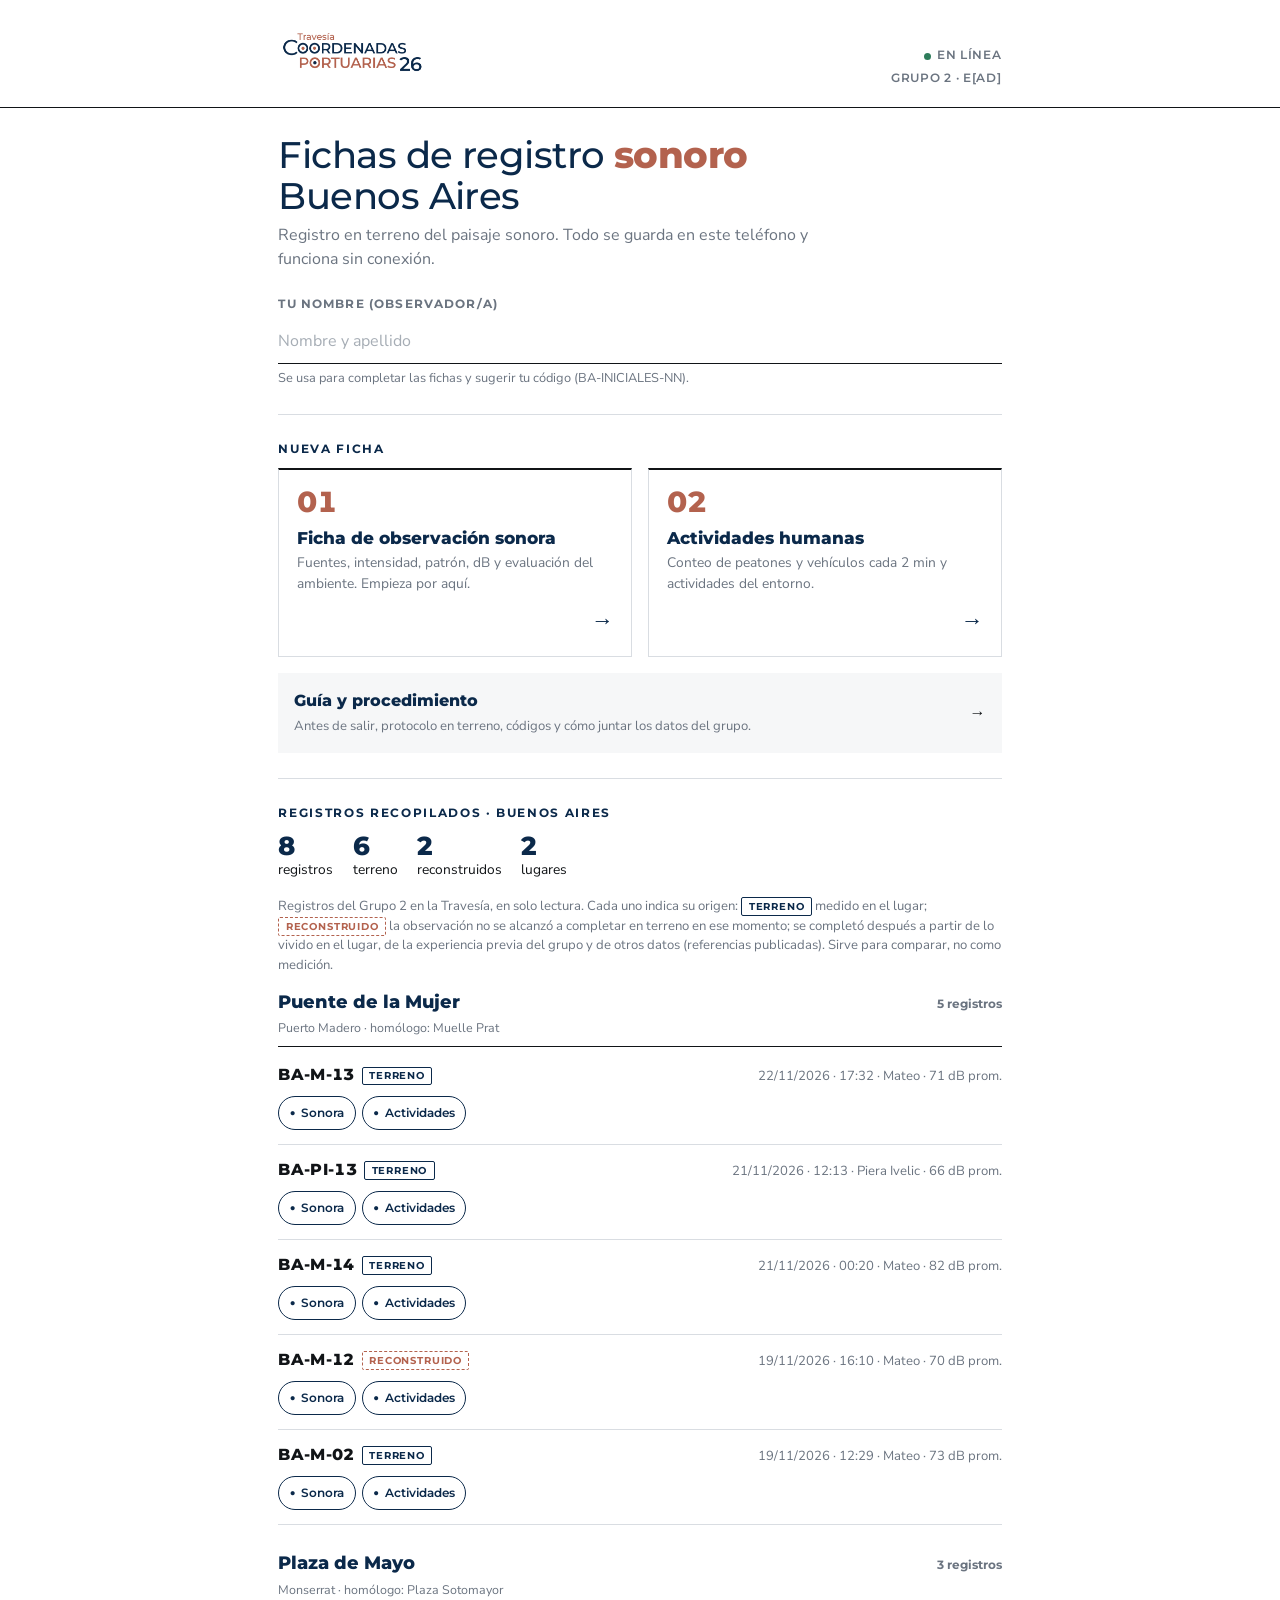
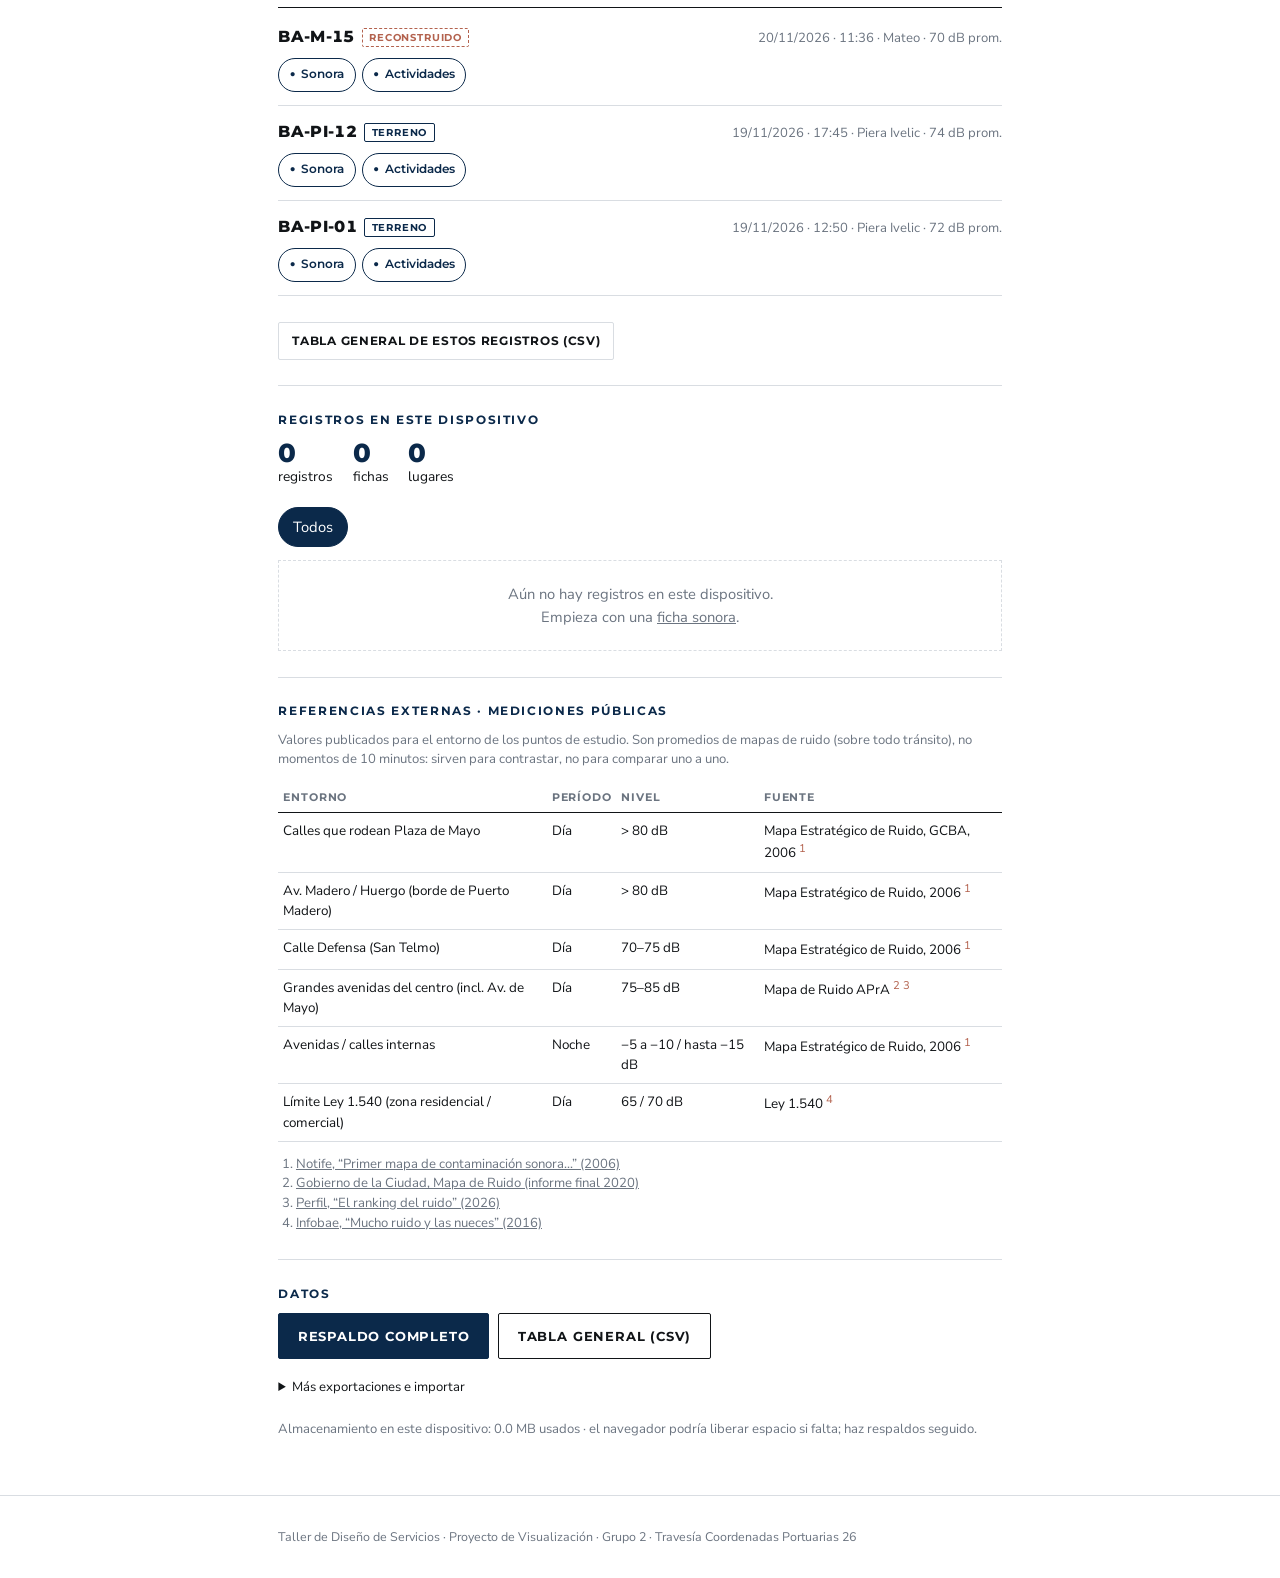
<file: index.html>
<!DOCTYPE html>
<html lang="es">
<head>
<meta charset="utf-8">
<meta name="viewport" content="width=device-width, initial-scale=1, viewport-fit=cover">
<title>Fichas de registro · Buenos Aires</title>
<meta name="description" content="Registro en terreno del paisaje sonoro · Travesía Coordenadas Portuarias 26 · Grupo 2">
<meta name="theme-color" content="#0B294A">
<link rel="manifest" href="manifest.webmanifest">
<link rel="icon" href="assets/img/icon-192.png">
<link rel="apple-touch-icon" href="assets/img/apple-touch-icon.png">
<meta name="apple-mobile-web-app-capable" content="yes">
<meta name="apple-mobile-web-app-title" content="Fichas BA">
<link rel="preconnect" href="https://fonts.googleapis.com">
<link rel="preconnect" href="https://fonts.gstatic.com" crossorigin>
<link rel="stylesheet" href="https://fonts.googleapis.com/css2?family=Montserrat:wght@500;600;700;800&family=Nunito+Sans:ital,wght@0,400;0,600;0,700;1,400&display=swap">
<link rel="stylesheet" href="assets/css/style.css">
</head>
<body>
<header class="site-head"><div class="wrap">
  <img class="logo" src="assets/img/logo.webp" alt="Travesía Coordenadas Portuarias 26" width="288" height="126">
  <div class="head-meta"><div class="net" id="net">En línea</div><div style="margin-top:.3rem">Grupo 2 · e[ad]</div></div>
</div></header>

<main class="wrap">
  <h1 class="page-title">Fichas de registro <b>sonoro</b><br>Buenos Aires</h1>
  <p class="lead">Registro en terreno del paisaje sonoro. Todo se guarda en este teléfono y funciona sin conexión.</p>

  <section class="block" style="padding-top:.4rem">
    <div class="field" style="margin:0">
      <label for="yo">Tu nombre (observador/a)</label>
      <input type="text" id="yo" placeholder="Nombre y apellido" autocapitalize="words" autocomplete="name">
      <p class="hint" id="yo-hint">Se usa para completar las fichas y sugerir tu código (BA-INICIALES-NN).</p>
    </div>
  </section>

  <section class="block">
    <p class="eyebrow">Nueva ficha</p>
    <nav class="tipos" aria-label="Tipos de ficha">
      <a class="tipo" href="ficha-sonora.html"><span class="n">01</span><div><h3>Ficha de observación sonora</h3><p>Fuentes, intensidad, patrón, dB y evaluación del ambiente. Empieza por aquí.</p></div><span class="go">→</span></a>
      <a class="tipo" href="ficha-actividades.html"><span class="n">02</span><div><h3>Actividades humanas</h3><p>Conteo de peatones y vehículos cada 2 min y actividades del entorno.</p></div><span class="go">→</span></a>
    </nav>
    <a class="guia-link" href="guia.html"><div><b>Guía y procedimiento</b><span class="small muted">Antes de salir, protocolo en terreno, códigos y cómo juntar los datos del grupo.</span></div><span class="go">→</span></a>
  </section>

  <section class="block" id="registros-ba">
    <p class="eyebrow">Registros recopilados · Buenos Aires</p>
    <div class="stat-line" id="stats-ba"></div>
    <p class="small muted" style="margin-top:0">Registros del Grupo 2 en la Travesía, en solo lectura. Cada uno indica su origen: <span class="origen terreno">Terreno</span> medido en el lugar; <span class="origen reconstruido">Reconstruido</span> la observación no se alcanzó a completar en terreno en ese momento; se completó después a partir de lo vivido en el lugar, de la experiencia previa del grupo y de otros datos (referencias publicadas). Sirve para comparar, no como medición.</p>
    <div id="lista-ba"><div class="empty">Cargando…</div></div>
    <div class="btn-row" style="margin-top:.8rem"><button type="button" class="btn small ghost" id="exp-ba">Tabla general de estos registros (CSV)</button></div>
  </section>

  <section class="block">
    <p class="eyebrow">Registros en este dispositivo</p>
    <div class="stat-line" id="stats"></div>
    <div class="filter chips" id="filtro" role="radiogroup" aria-label="Filtrar por lugar"></div>
    <div id="lista"><div class="empty">Cargando…</div></div>
  </section>

  <section class="block" id="referencias">
    <p class="eyebrow">Referencias externas · mediciones públicas</p>
    <p class="small muted" style="margin-top:0">Valores publicados para el entorno de los puntos de estudio. Son promedios de mapas de ruido (sobre todo tránsito), no momentos de 10 minutos: sirven para contrastar, no para comparar uno a uno.</p>
    <table class="grid">
      <thead><tr><th>Entorno</th><th>Período</th><th>Nivel</th><th>Fuente</th></tr></thead>
      <tbody>
        <tr><td>Calles que rodean Plaza de Mayo</td><td>Día</td><td class="mono">&gt; 80 dB</td><td>Mapa Estratégico de Ruido, GCBA, 2006 <sup>1</sup></td></tr>
        <tr><td>Av. Madero / Huergo (borde de Puerto Madero)</td><td>Día</td><td class="mono">&gt; 80 dB</td><td>Mapa Estratégico de Ruido, 2006 <sup>1</sup></td></tr>
        <tr><td>Calle Defensa (San Telmo)</td><td>Día</td><td class="mono">70–75 dB</td><td>Mapa Estratégico de Ruido, 2006 <sup>1</sup></td></tr>
        <tr><td>Grandes avenidas del centro (incl. Av. de Mayo)</td><td>Día</td><td class="mono">75–85 dB</td><td>Mapa de Ruido APrA <sup>2 3</sup></td></tr>
        <tr><td>Avenidas / calles internas</td><td>Noche</td><td class="mono">−5 a −10 / hasta −15 dB</td><td>Mapa Estratégico de Ruido, 2006 <sup>1</sup></td></tr>
        <tr><td>Límite Ley 1.540 (zona residencial / comercial)</td><td>Día</td><td class="mono">65 / 70 dB</td><td>Ley 1.540 <sup>4</sup></td></tr>
      </tbody>
    </table>
    <ol class="small muted" style="padding-left:1.1rem;margin:.8rem 0 0">
      <li><a href="https://www.notife.com/primer-mapa-de-contaminacion-sonora-en-la-ciudad-de-buenos-aires">Notife, “Primer mapa de contaminación sonora…” (2006)</a></li>
      <li><a href="https://buenosaires.gob.ar/impacto-acustico/mapa-de-ruido">Gobierno de la Ciudad, Mapa de Ruido (informe final 2020)</a></li>
      <li><a href="https://www.perfil.com/noticias/sociedad/cuales-son-los-barrios-mas-ruidosos-de-caba-y-donde-todavia-sobreviven-las-calles-silenciosas.phtml">Perfil, “El ranking del ruido” (2026)</a></li>
      <li><a href="https://www.infobae.com/2016/05/02/1808490-mucho-ruido-y-las-nueces/">Infobae, “Mucho ruido y las nueces” (2016)</a></li>
    </ol>
  </section>

  <section class="block" id="datos">
    <p class="eyebrow">Datos</p>
    <div id="respaldo-aviso"></div>
    <div class="btn-row" style="margin-bottom:.8rem">
      <button type="button" class="btn primary" id="exp-json">Respaldo completo</button>
      <button type="button" class="btn" id="exp-general">Tabla general (CSV)</button>
    </div>
    <details>
      <summary class="small" style="cursor:pointer;padding:.4rem 0">Más exportaciones e importar</summary>
      <div class="btn-row" style="margin:.8rem 0">
        <button type="button" class="btn small ghost" id="exp-fuentes">Fuentes (CSV)</button>
        <button type="button" class="btn small ghost" id="exp-conteos">Conteos (CSV)</button>
      </div>
      <p class="small muted">Para juntar los datos del grupo, importa aquí los respaldos (.json) de cada integrante. Las fichas repetidas no se duplican: se conserva la versión más reciente.</p>
      <span class="btn small file-btn">Importar respaldo (.json)<input type="file" id="imp" accept=".json,application/json" multiple></span>
    </details>
    <p class="small muted" id="storage" style="margin-top:1rem"></p>
  </section>
</main>

<footer class="site-foot"><div class="wrap">
  Taller de Diseño de Servicios · Proyecto de Visualización · Grupo 2 · Travesía Coordenadas Portuarias 26
</div></footer>

<script src="assets/js/core.js"></script>
<script src="assets/js/home.js"></script>
</body>
</html>
</file>
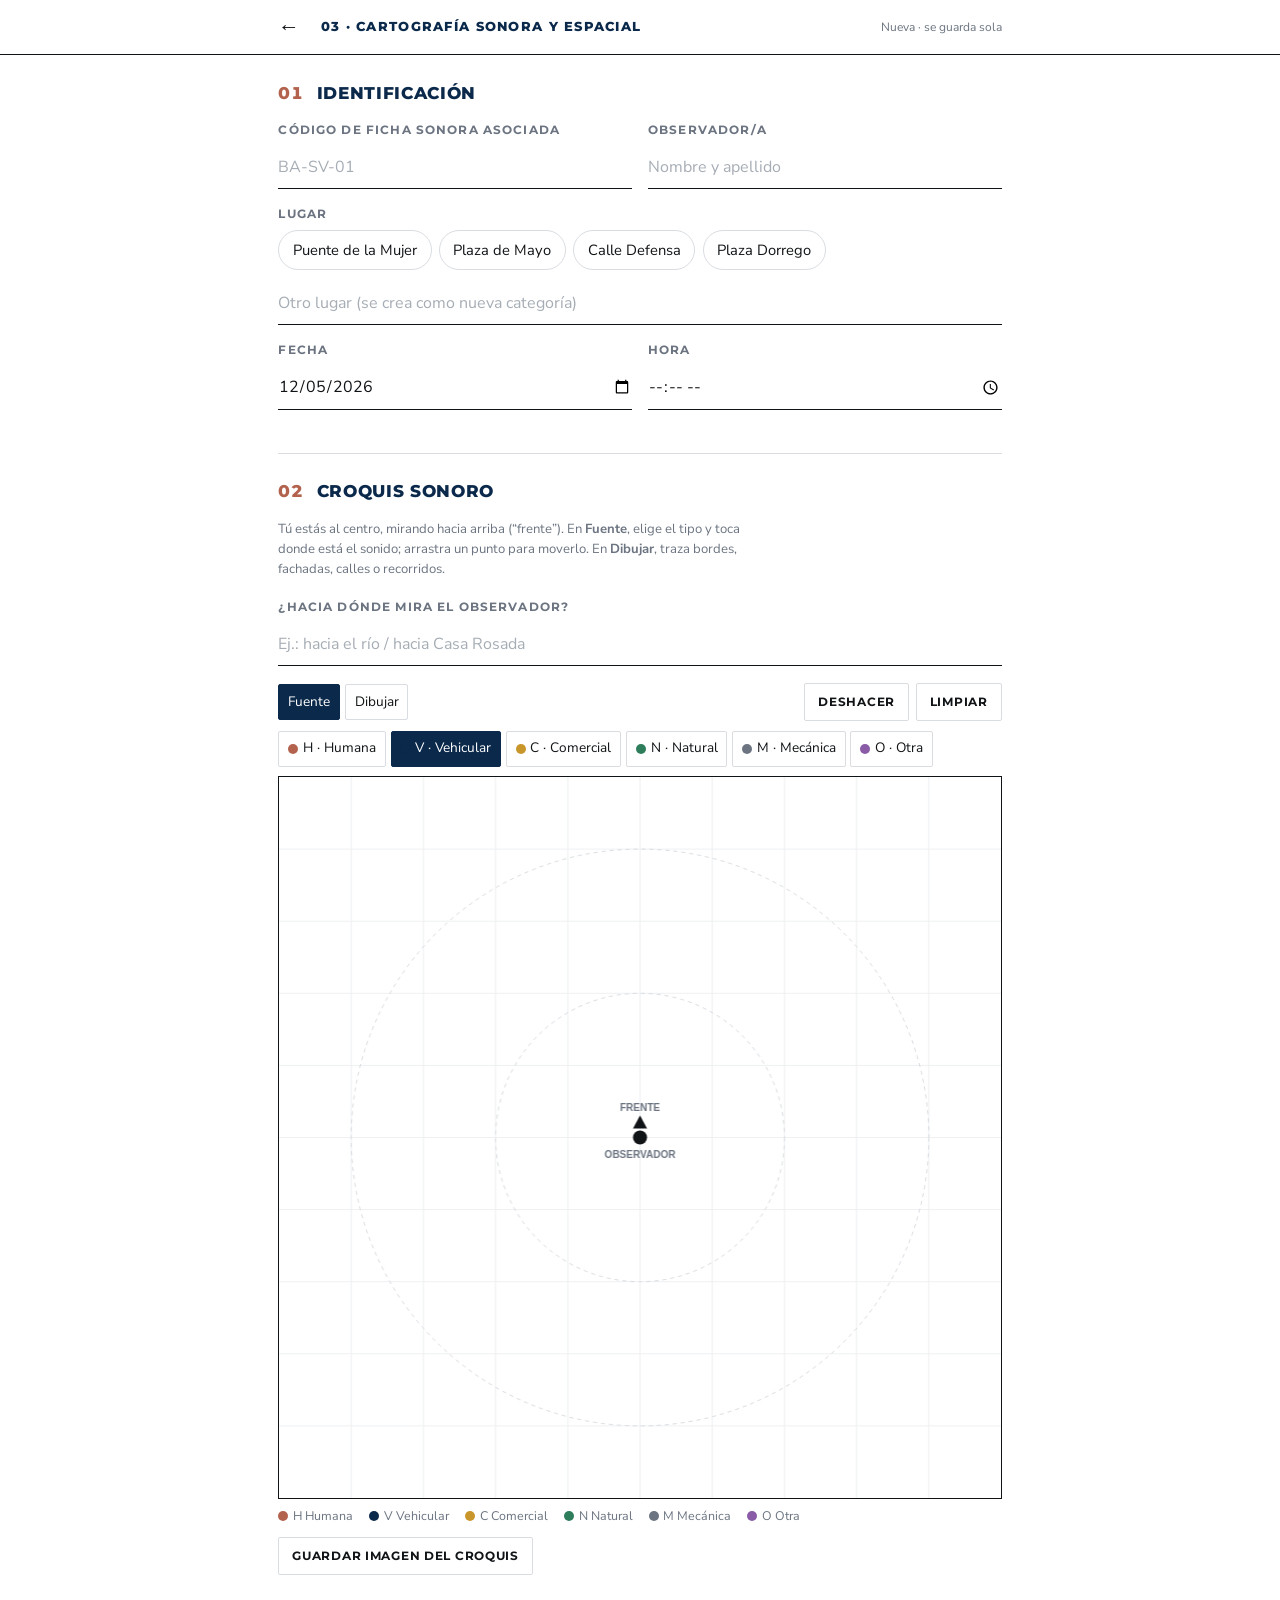
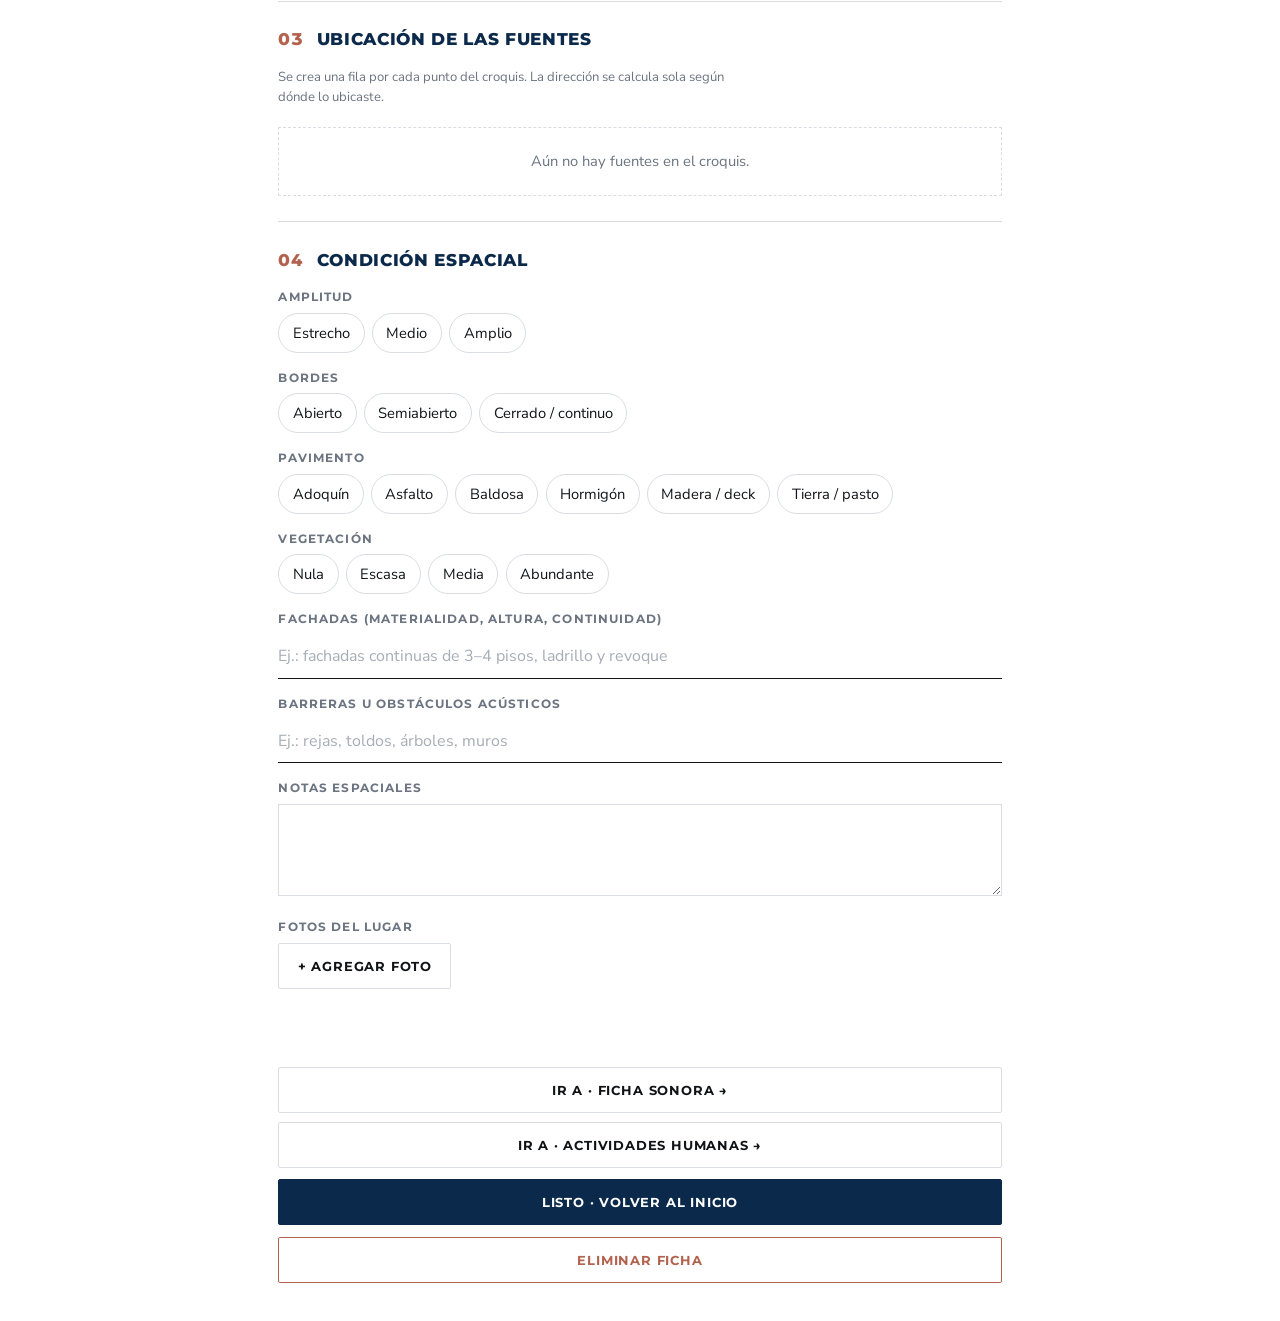
<file: cartografia.html>
<!DOCTYPE html>
<html lang="es">
<head>
<meta charset="utf-8">
<meta name="viewport" content="width=device-width, initial-scale=1, viewport-fit=cover">
<title>Cartografía sonora · Fichas Buenos Aires</title>
<meta name="theme-color" content="#0B294A">
<link rel="manifest" href="manifest.webmanifest">
<link rel="icon" href="assets/img/icon-192.png">
<link rel="apple-touch-icon" href="assets/img/apple-touch-icon.png">
<meta name="apple-mobile-web-app-capable" content="yes">
<link rel="preconnect" href="https://fonts.googleapis.com">
<link rel="preconnect" href="https://fonts.gstatic.com" crossorigin>
<link rel="stylesheet" href="https://fonts.googleapis.com/css2?family=Montserrat:wght@500;600;700;800&family=Nunito+Sans:ital,wght@0,400;0,600;0,700;1,400&display=swap">
<link rel="stylesheet" href="assets/css/style.css">
</head>
<body>
<header class="topbar"><div class="wrap">
  <a class="back" href="index.html" aria-label="Volver al inicio">←</a>
  <h1>03 · Cartografía sonora y espacial</h1>
  <span class="save-status">…</span>
</div></header>

<main class="wrap">
<form id="f" autocomplete="off" novalidate>
  <input type="hidden" name="croquis">

  <section class="block">
    <h2 class="sec"><span class="n">01</span>Identificación</h2>
    <div class="row stack-sm">
      <div class="field"><label for="codigo">Código de ficha sonora asociada</label>
        <input type="text" id="codigo" name="codigo" list="dl-sonoras" placeholder="BA-SV-01" autocapitalize="characters"><datalist id="dl-sonoras"></datalist></div>
      <div class="field"><label for="observador">Observador/a</label><input type="text" id="observador" name="observador" placeholder="Nombre y apellido" autocapitalize="words"></div>
    </div>
    <div class="field"><span class="label">Lugar</span><div data-lugares></div></div>
    <div class="row">
      <div class="field"><label for="fecha">Fecha</label><input type="date" id="fecha" name="fecha"></div>
      <div class="field"><label for="horaInicio">Hora</label><input type="time" id="horaInicio" name="horaInicio"></div>
    </div>
  </section>

  <section class="block">
    <h2 class="sec"><span class="n">02</span>Croquis sonoro</h2>
    <p class="lead small">Tú estás al centro, mirando hacia arriba (“frente”). En <b>Fuente</b>, elige el tipo y toca donde está el sonido; arrastra un punto para moverlo. En <b>Dibujar</b>, traza bordes, fachadas, calles o recorridos.</p>
    <div class="field"><label for="orientacion">¿Hacia dónde mira el observador?</label><input type="text" id="orientacion" name="orientacion" placeholder="Ej.: hacia el río / hacia Casa Rosada"></div>

    <div class="sketch-tools">
      <div class="chips sq tight">
        <label class="chip"><input type="radio" name="modo" value="fuente" data-skip checked><span>Fuente</span></label>
        <label class="chip"><input type="radio" name="modo" value="dibujo" data-skip><span>Dibujar</span></label>
      </div>
      <span style="flex:1"></span>
      <button type="button" class="btn small ghost" id="undo">Deshacer</button>
      <button type="button" class="btn small ghost" id="clear">Limpiar</button>
    </div>
    <div class="chips sq tight" id="tipo-fuente" style="margin-bottom:.6rem"></div>
    <div class="sketch-wrap"><canvas id="cv" aria-label="Croquis sonoro: toca para ubicar fuentes"></canvas></div>
    <div class="sketch-legend" id="legend"></div>
    <div class="btn-row" style="margin-top:.7rem"><button type="button" class="btn small ghost" id="png">Guardar imagen del croquis</button></div>
  </section>

  <section class="block">
    <h2 class="sec"><span class="n">03</span>Ubicación de las fuentes</h2>
    <p class="lead small">Se crea una fila por cada punto del croquis. La dirección se calcula sola según dónde lo ubicaste.</p>
    <div id="fuentes-mapa"></div>
    <div class="empty" id="fm-empty">Aún no hay fuentes en el croquis.</div>
  </section>

  <section class="block">
    <h2 class="sec"><span class="n">04</span>Condición espacial</h2>
    <div class="field"><span class="label">Amplitud</span><div class="chips">
      <label class="chip"><input type="radio" name="amplitud" value="Estrecho"><span>Estrecho</span></label>
      <label class="chip"><input type="radio" name="amplitud" value="Medio"><span>Medio</span></label>
      <label class="chip"><input type="radio" name="amplitud" value="Amplio"><span>Amplio</span></label>
    </div></div>
    <div class="field"><span class="label">Bordes</span><div class="chips">
      <label class="chip"><input type="radio" name="bordes" value="Abierto"><span>Abierto</span></label>
      <label class="chip"><input type="radio" name="bordes" value="Semiabierto"><span>Semiabierto</span></label>
      <label class="chip"><input type="radio" name="bordes" value="Cerrado / continuo"><span>Cerrado / continuo</span></label>
    </div></div>
    <div class="field"><span class="label">Pavimento</span><div class="chips">
      <label class="chip"><input type="checkbox" name="pavimento" value="Adoquín"><span>Adoquín</span></label>
      <label class="chip"><input type="checkbox" name="pavimento" value="Asfalto"><span>Asfalto</span></label>
      <label class="chip"><input type="checkbox" name="pavimento" value="Baldosa"><span>Baldosa</span></label>
      <label class="chip"><input type="checkbox" name="pavimento" value="Hormigón"><span>Hormigón</span></label>
      <label class="chip"><input type="checkbox" name="pavimento" value="Madera / deck"><span>Madera / deck</span></label>
      <label class="chip"><input type="checkbox" name="pavimento" value="Tierra / pasto"><span>Tierra / pasto</span></label>
    </div></div>
    <div class="field"><span class="label">Vegetación</span><div class="chips">
      <label class="chip"><input type="radio" name="vegetacion" value="Nula"><span>Nula</span></label>
      <label class="chip"><input type="radio" name="vegetacion" value="Escasa"><span>Escasa</span></label>
      <label class="chip"><input type="radio" name="vegetacion" value="Media"><span>Media</span></label>
      <label class="chip"><input type="radio" name="vegetacion" value="Abundante"><span>Abundante</span></label>
    </div></div>
    <div class="field"><label for="fachadas">Fachadas (materialidad, altura, continuidad)</label><input type="text" id="fachadas" name="fachadas" placeholder="Ej.: fachadas continuas de 3–4 pisos, ladrillo y revoque"></div>
    <div class="field"><label for="barreras">Barreras u obstáculos acústicos</label><input type="text" id="barreras" name="barreras" placeholder="Ej.: rejas, toldos, árboles, muros"></div>
    <div class="field"><label for="notas">Notas espaciales</label><textarea id="notas" name="notas"></textarea></div>
    <div class="field" data-fotos><span class="label">Fotos del lugar</span>
      <span class="btn ghost file-btn">+ Agregar foto<input type="file" accept="image/*" multiple aria-label="Agregar foto"></span>
      <div class="fotos"></div>
    </div>
  </section>
</form>

<div class="ficha-foot">
  <div class="next-steps">
    <a class="btn ghost block" data-next data-tipo="sonora" href="ficha-sonora.html">Ir a · Ficha sonora →</a>
    <a class="btn ghost block" data-next data-tipo="actividades" href="ficha-actividades.html">Ir a · Actividades humanas →</a>
  </div>
  <a class="btn primary block" href="index.html">Listo · Volver al inicio</a>
  <button type="button" class="btn danger block" data-delete>Eliminar ficha</button>
</div>
</main>

<script src="assets/js/core.js"></script>
<script src="assets/js/ficha-comun.js"></script>
<script src="assets/js/cartografia.js"></script>
</body>
</html>
</file>
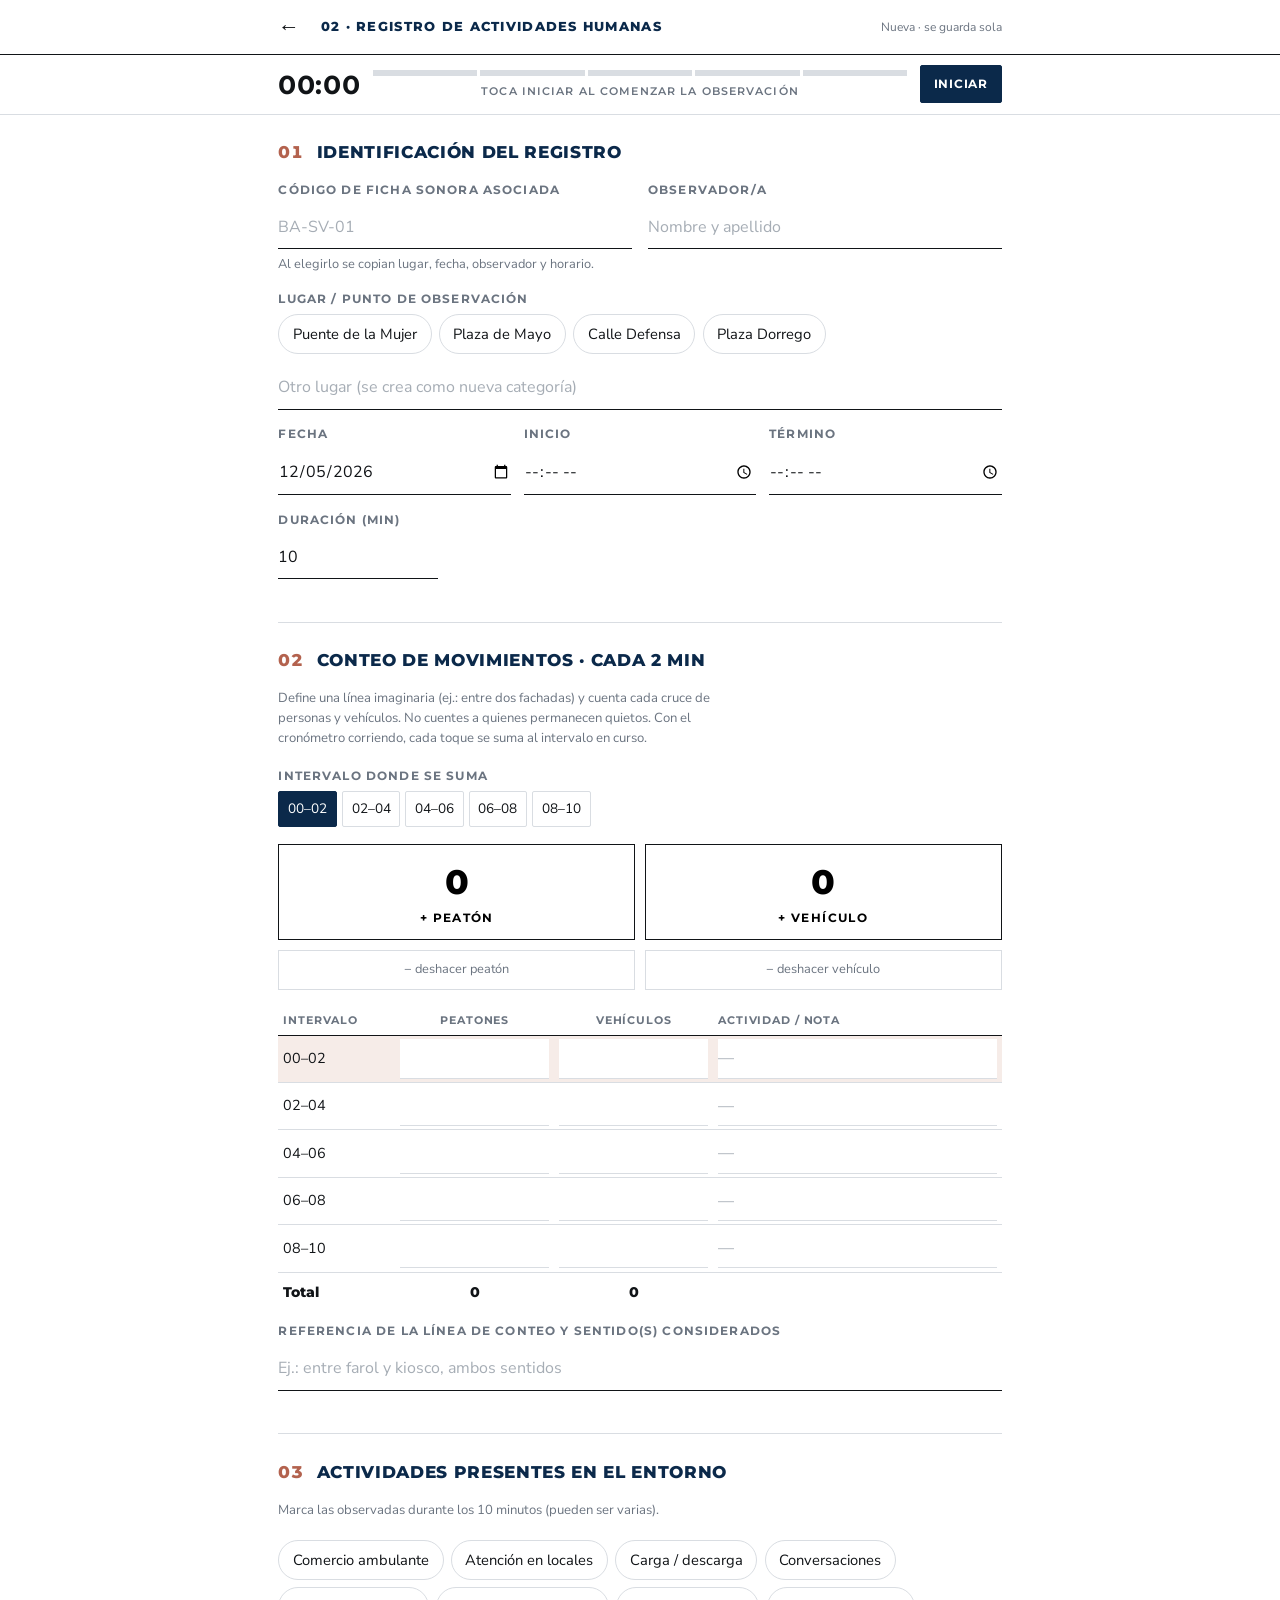
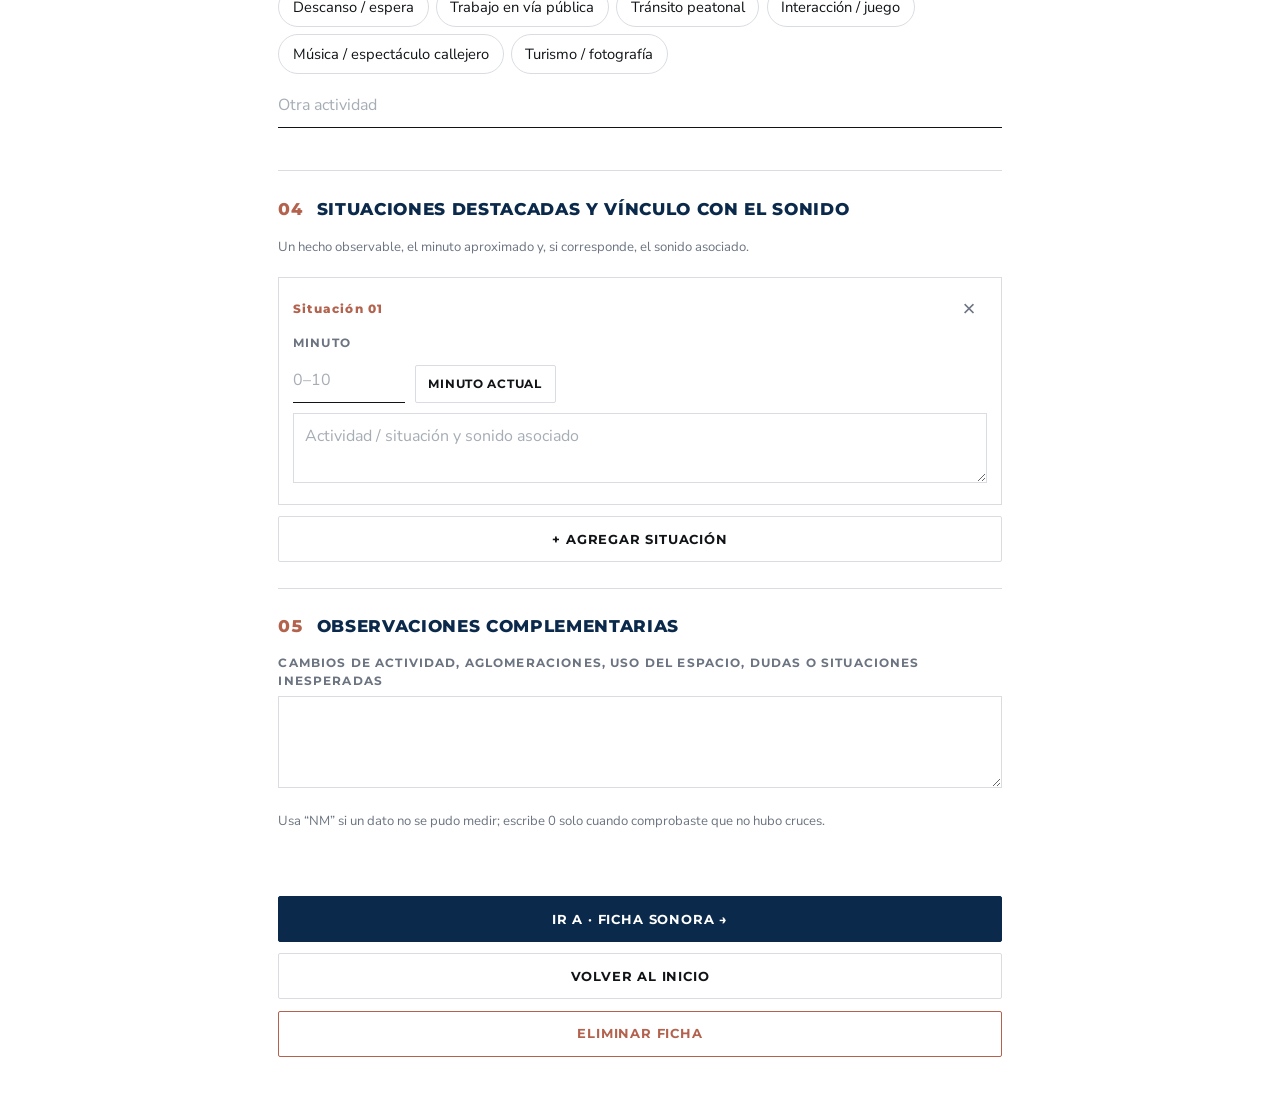
<file: ficha-actividades.html>
<!DOCTYPE html>
<html lang="es">
<head>
<meta charset="utf-8">
<meta name="viewport" content="width=device-width, initial-scale=1, viewport-fit=cover">
<title>Actividades humanas · Fichas Buenos Aires</title>
<meta name="theme-color" content="#0B294A">
<link rel="manifest" href="manifest.webmanifest">
<link rel="icon" href="assets/img/icon-192.png">
<link rel="apple-touch-icon" href="assets/img/apple-touch-icon.png">
<meta name="apple-mobile-web-app-capable" content="yes">
<link rel="preconnect" href="https://fonts.googleapis.com">
<link rel="preconnect" href="https://fonts.gstatic.com" crossorigin>
<link rel="stylesheet" href="https://fonts.googleapis.com/css2?family=Montserrat:wght@500;600;700;800&family=Nunito+Sans:ital,wght@0,400;0,600;0,700;1,400&display=swap">
<link rel="stylesheet" href="assets/css/style.css">
</head>
<body>
<header class="topbar"><div class="wrap">
  <a class="back" href="index.html" aria-label="Volver al inicio">←</a>
  <h1>02 · Registro de actividades humanas</h1>
  <span class="save-status">…</span>
</div></header>

<div class="timer" data-timer><div class="wrap">
  <div class="timer-clock mono">00:00</div>
  <div class="timer-bar"><i><b></b></i><i><b></b></i><i><b></b></i><i><b></b></i><i><b></b></i><div class="timer-int"></div></div>
  <button type="button" class="btn small primary" data-t="start">Iniciar</button>
  <button type="button" class="btn small accent hidden" data-t="stop">Detener</button>
  <button type="button" class="btn small ghost hidden" data-t="reset">Reiniciar</button>
</div></div>

<main class="wrap">
<form id="f" autocomplete="off" novalidate>
  <input type="hidden" name="timerStart"><input type="hidden" name="timerEnd">

  <section class="block">
    <h2 class="sec"><span class="n">01</span>Identificación del registro</h2>
    <div class="row stack-sm">
      <div class="field"><label for="codigo">Código de ficha sonora asociada</label>
        <input type="text" id="codigo" name="codigo" list="dl-sonoras" placeholder="BA-SV-01" autocapitalize="characters"><datalist id="dl-sonoras"></datalist>
        <p class="hint">Al elegirlo se copian lugar, fecha, observador y horario.</p></div>
      <div class="field"><label for="observador">Observador/a</label><input type="text" id="observador" name="observador" placeholder="Nombre y apellido" autocapitalize="words"></div>
    </div>
    <div class="field"><span class="label">Lugar / punto de observación</span><div data-lugares></div></div>
    <div class="row-3">
      <div class="field"><label for="fecha">Fecha</label><input type="date" id="fecha" name="fecha"></div>
      <div class="field"><label for="horaInicio">Inicio</label><input type="time" id="horaInicio" name="horaInicio"></div>
      <div class="field"><label for="horaTermino">Término</label><input type="time" id="horaTermino" name="horaTermino"></div>
    </div>
    <div class="field" style="max-width:10rem"><label for="duracion">Duración (min)</label><input type="number" inputmode="numeric" id="duracion" name="duracion" value="10"></div>
  </section>

  <section class="block">
    <h2 class="sec"><span class="n">02</span>Conteo de movimientos · cada 2 min</h2>
    <p class="lead small">Define una línea imaginaria (ej.: entre dos fachadas) y cuenta cada cruce de personas y vehículos. No cuentes a quienes permanecen quietos. Con el cronómetro corriendo, cada toque se suma al intervalo en curso.</p>

    <div class="field"><span class="label" id="int-lbl">Intervalo donde se suma</span>
      <div class="chips sq tight" id="int-chips">
        <label class="chip"><input type="radio" name="intActivo" value="0" data-skip checked><span>00–02</span></label>
        <label class="chip"><input type="radio" name="intActivo" value="1" data-skip><span>02–04</span></label>
        <label class="chip"><input type="radio" name="intActivo" value="2" data-skip><span>04–06</span></label>
        <label class="chip"><input type="radio" name="intActivo" value="3" data-skip><span>06–08</span></label>
        <label class="chip"><input type="radio" name="intActivo" value="4" data-skip><span>08–10</span></label>
      </div>
    </div>

    <div class="count-pad">
      <button type="button" data-count="peatones"><span class="big mono" data-show="peatones">0</span><span class="lbl">+ Peatón</span></button>
      <button type="button" data-count="vehiculos"><span class="big mono" data-show="vehiculos">0</span><span class="lbl">+ Vehículo</span></button>
      <button type="button" class="minus" data-uncount="peatones">− deshacer peatón</button>
      <button type="button" class="minus" data-uncount="vehiculos">− deshacer vehículo</button>
    </div>

    <table class="grid">
      <thead><tr><th>Intervalo</th><th class="num">Peatones</th><th class="num">Vehículos</th><th>Actividad / nota</th></tr></thead>
      <tbody id="conteo"></tbody>
      <tfoot><tr><td>Total</td><td class="num mono" id="tot-p">0</td><td class="num mono" id="tot-v">0</td><td></td></tr></tfoot>
    </table>

    <div class="field" style="margin-top:1rem"><label for="referenciaLinea">Referencia de la línea de conteo y sentido(s) considerados</label><input type="text" id="referenciaLinea" name="referenciaLinea" placeholder="Ej.: entre farol y kiosco, ambos sentidos"></div>
  </section>

  <section class="block">
    <h2 class="sec"><span class="n">03</span>Actividades presentes en el entorno</h2>
    <p class="lead small">Marca las observadas durante los 10 minutos (pueden ser varias).</p>
    <div class="chips">
      <label class="chip"><input type="checkbox" name="actividades" value="Comercio ambulante"><span>Comercio ambulante</span></label>
      <label class="chip"><input type="checkbox" name="actividades" value="Atención en locales"><span>Atención en locales</span></label>
      <label class="chip"><input type="checkbox" name="actividades" value="Carga / descarga"><span>Carga / descarga</span></label>
      <label class="chip"><input type="checkbox" name="actividades" value="Conversaciones"><span>Conversaciones</span></label>
      <label class="chip"><input type="checkbox" name="actividades" value="Descanso / espera"><span>Descanso / espera</span></label>
      <label class="chip"><input type="checkbox" name="actividades" value="Trabajo en vía pública"><span>Trabajo en vía pública</span></label>
      <label class="chip"><input type="checkbox" name="actividades" value="Tránsito peatonal"><span>Tránsito peatonal</span></label>
      <label class="chip"><input type="checkbox" name="actividades" value="Interacción / juego"><span>Interacción / juego</span></label>
      <label class="chip"><input type="checkbox" name="actividades" value="Música / espectáculo callejero"><span>Música / espectáculo callejero</span></label>
      <label class="chip"><input type="checkbox" name="actividades" value="Turismo / fotografía"><span>Turismo / fotografía</span></label>
    </div>
    <div class="field" style="margin-top:.6rem"><input type="text" name="actividadOtra" placeholder="Otra actividad"></div>
  </section>

  <section class="block">
    <h2 class="sec"><span class="n">04</span>Situaciones destacadas y vínculo con el sonido</h2>
    <p class="lead small">Un hecho observable, el minuto aproximado y, si corresponde, el sonido asociado.</p>
    <div data-repeat="situaciones" data-template="tpl-sit" data-min="1" data-label="Situación"></div>
    <button type="button" class="btn ghost block" data-add="situaciones">+ Agregar situación</button>
  </section>

  <section class="block">
    <h2 class="sec"><span class="n">05</span>Observaciones complementarias</h2>
    <div class="field"><label for="observaciones">Cambios de actividad, aglomeraciones, uso del espacio, dudas o situaciones inesperadas</label><textarea id="observaciones" name="observaciones"></textarea></div>
    <p class="hint small muted">Usa “NM” si un dato no se pudo medir; escribe 0 solo cuando comprobaste que no hubo cruces.</p>
  </section>
</form>

<div class="ficha-foot">
  <div class="next-steps">
    <a class="btn primary block" data-next data-tipo="sonora" href="ficha-sonora.html">Ir a · Ficha sonora →</a>
  </div>
  <a class="btn ghost block" href="index.html">Volver al inicio</a>
  <button type="button" class="btn danger block" data-delete>Eliminar ficha</button>
</div>
</main>

<template id="tpl-sit"><div class="rep-row">
  <div class="rep-head"><span class="rep-n"></span><button type="button" class="rep-del" aria-label="Quitar">×</button></div>
  <div style="display:flex;gap:.6rem;align-items:flex-end"><div class="field" style="width:7rem;margin:0"><span class="label">Minuto</span><input type="number" inputmode="numeric" data-k="minuto" placeholder="0–10"></div><button type="button" class="btn small ghost" data-minuto>Minuto actual</button></div>
  <div class="field" style="margin:.6rem 0 0"><textarea data-k="desc" placeholder="Actividad / situación y sonido asociado" style="min-height:70px"></textarea></div>
</div></template>

<script src="assets/js/core.js"></script>
<script src="assets/js/ficha-comun.js"></script>
<script src="assets/js/actividades.js"></script>
</body>
</html>
</file>
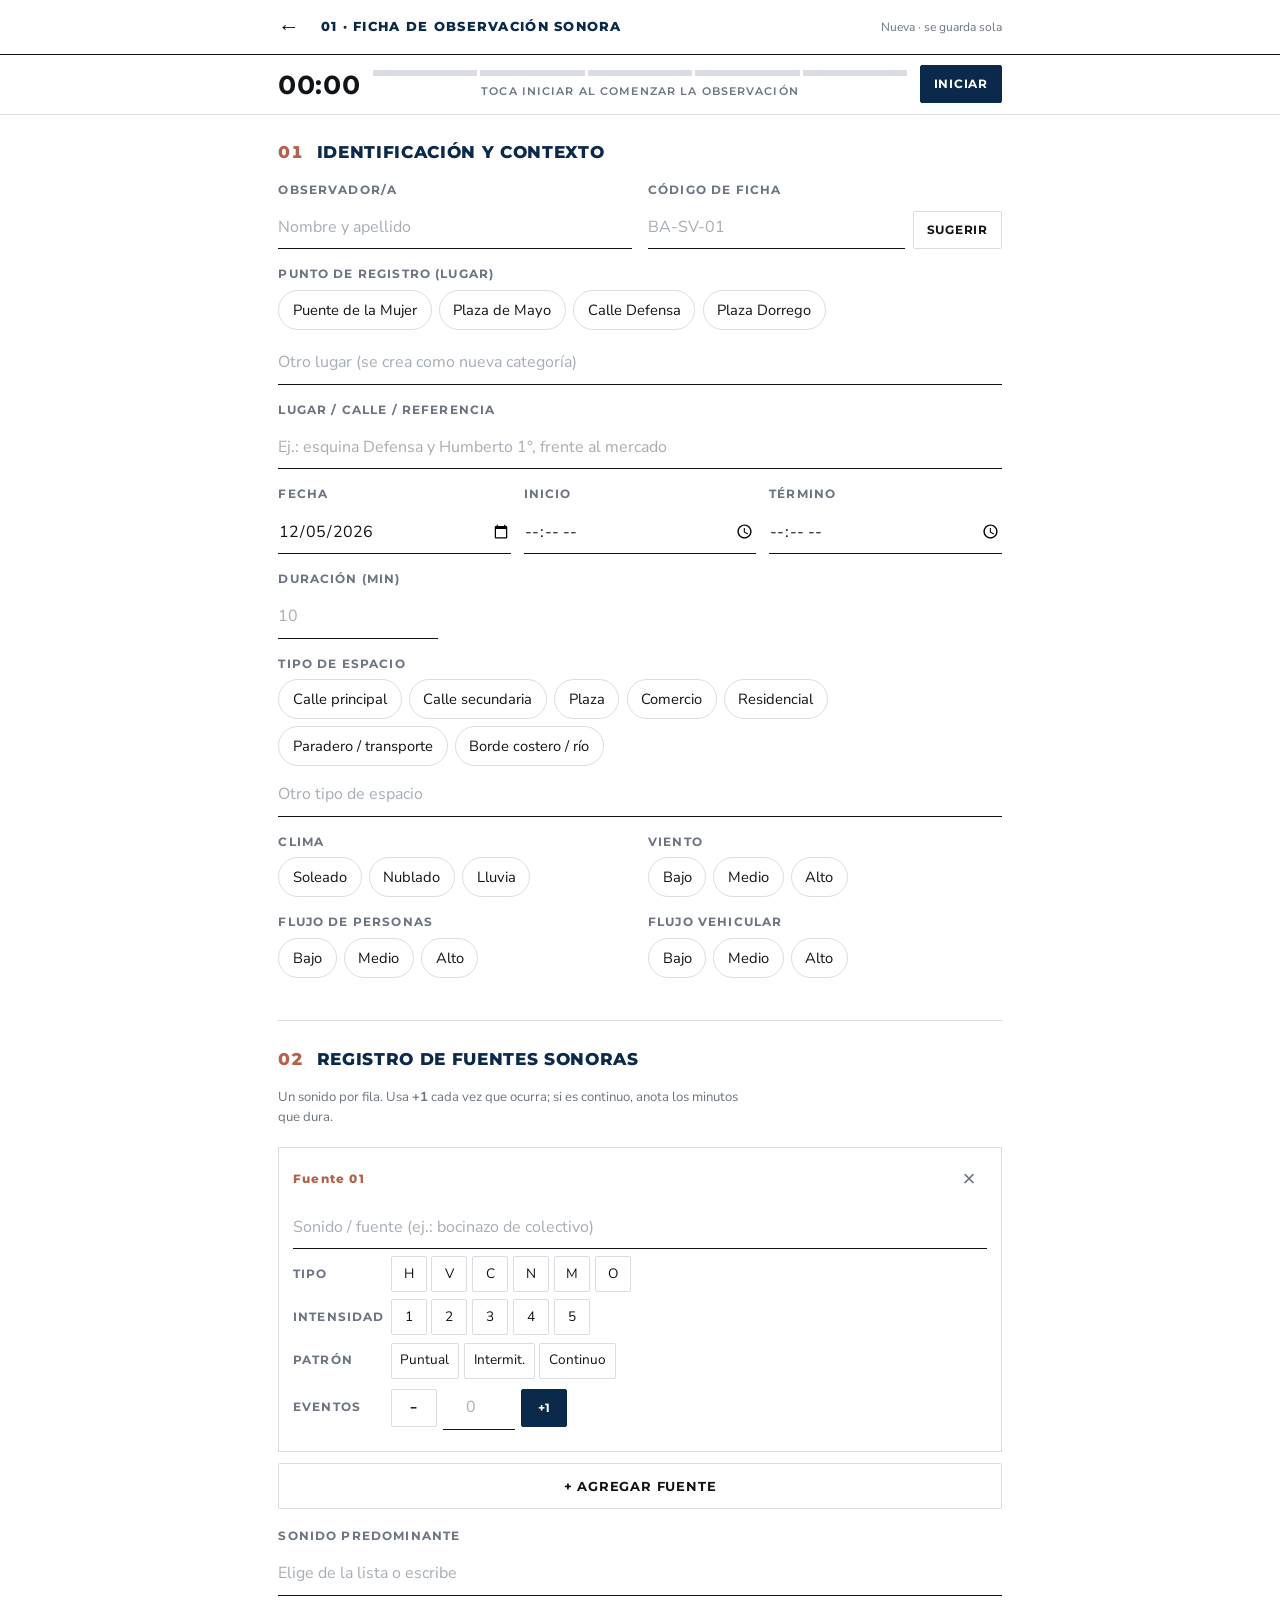
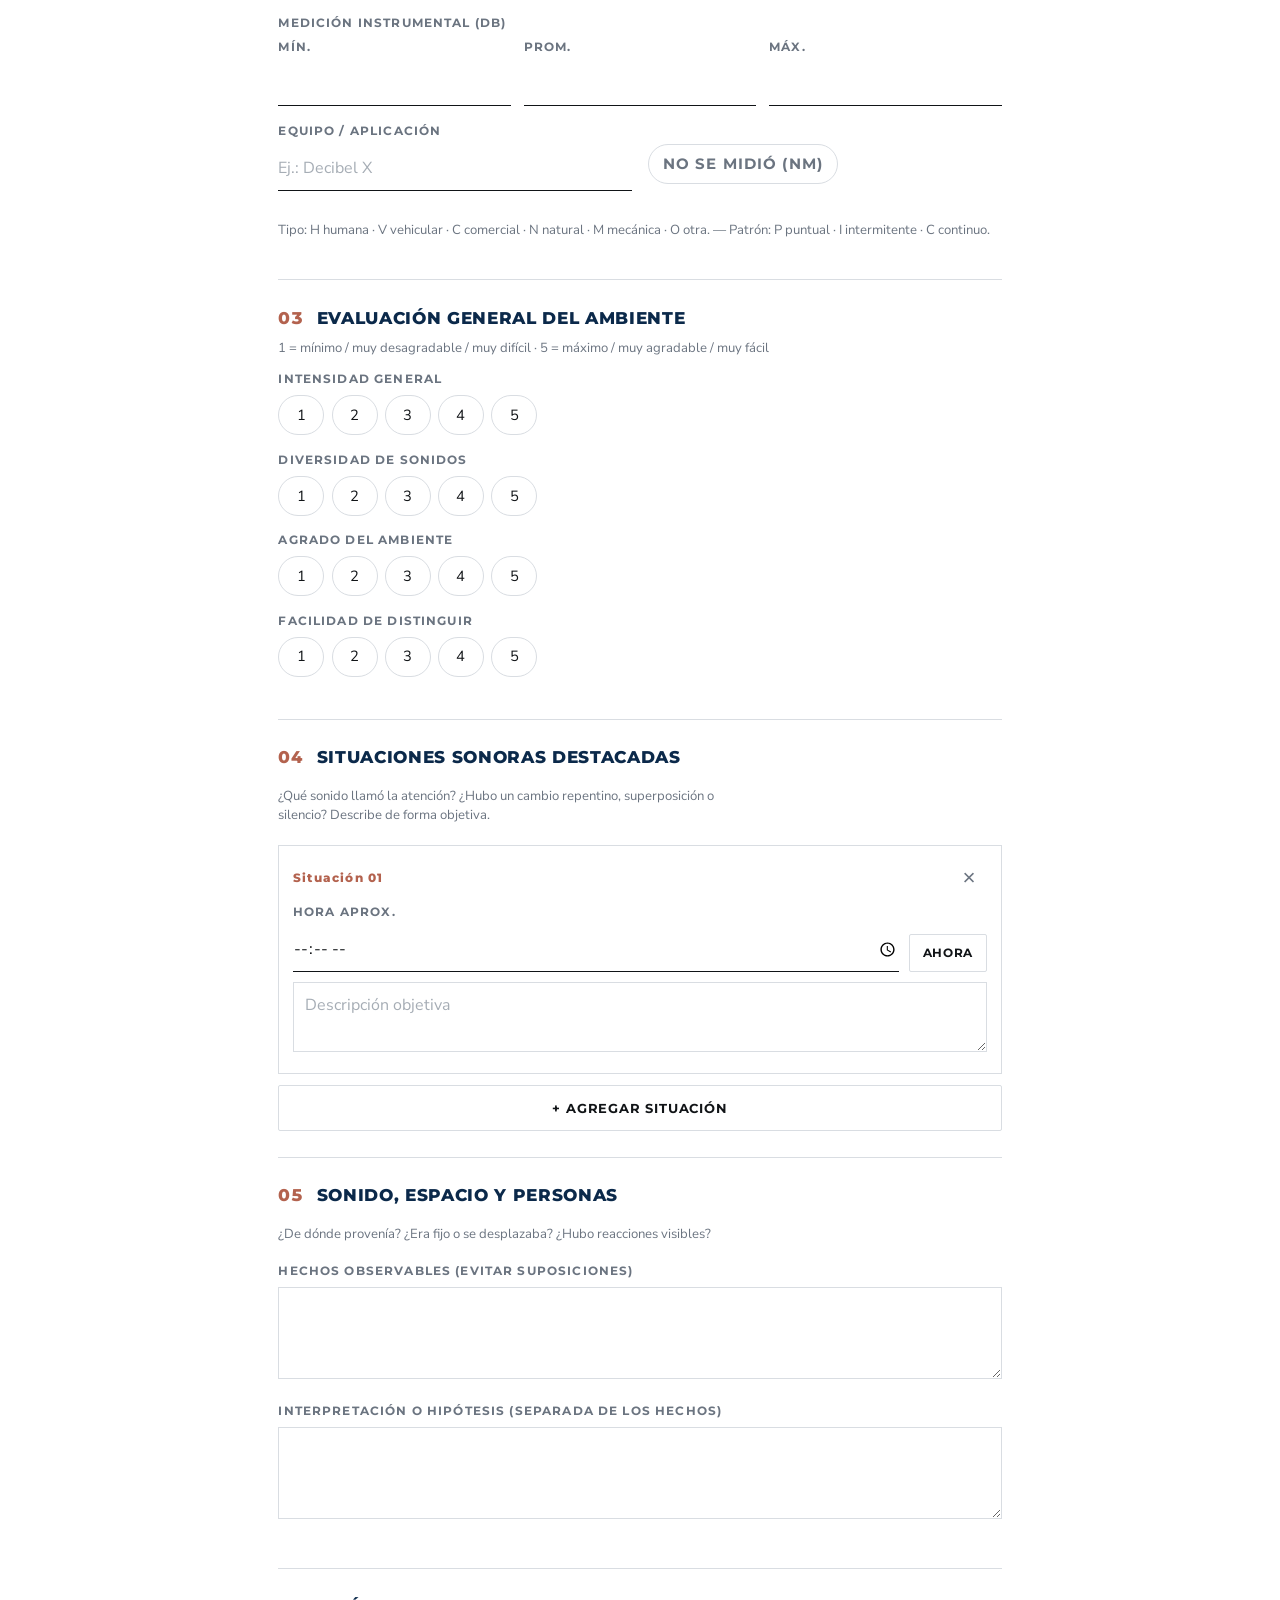
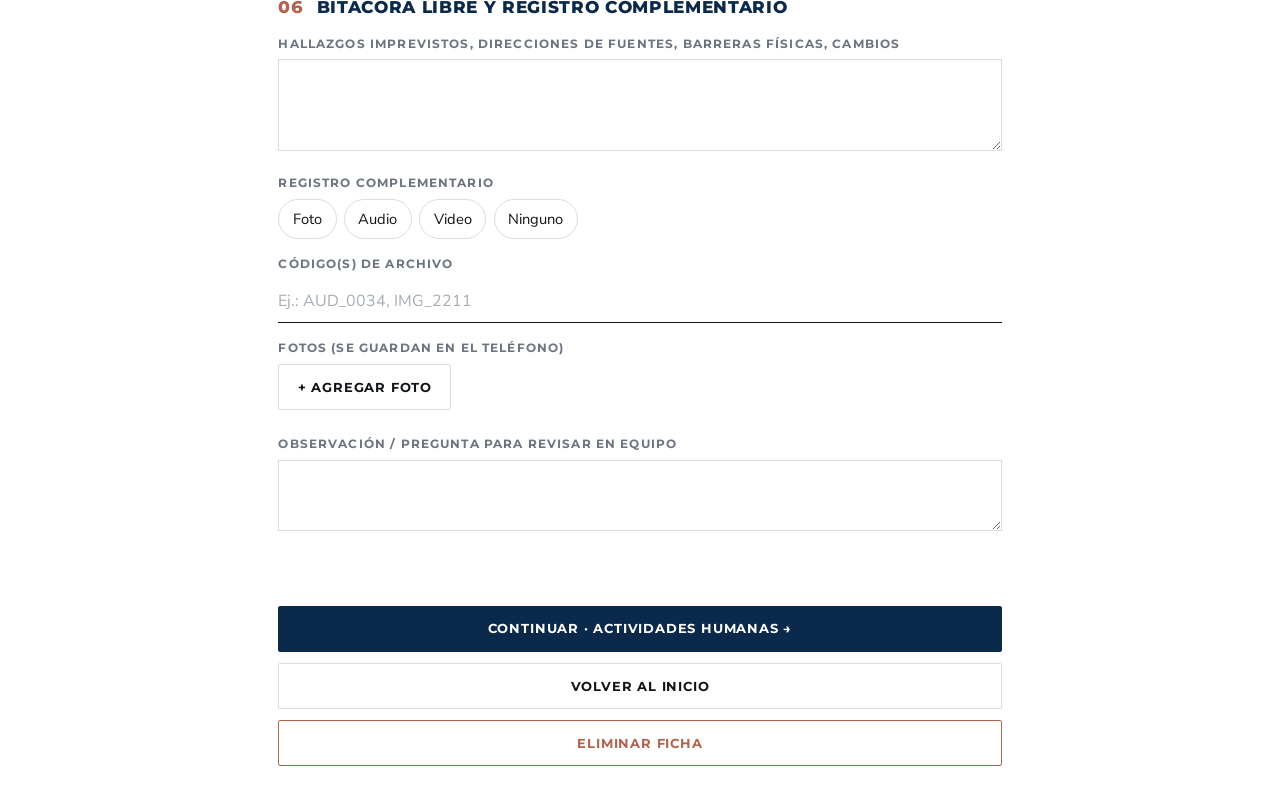
<file: ficha-sonora.html>
<!DOCTYPE html>
<html lang="es">
<head>
<meta charset="utf-8">
<meta name="viewport" content="width=device-width, initial-scale=1, viewport-fit=cover">
<title>Ficha sonora · Fichas Buenos Aires</title>
<meta name="theme-color" content="#0B294A">
<link rel="manifest" href="manifest.webmanifest">
<link rel="icon" href="assets/img/icon-192.png">
<link rel="apple-touch-icon" href="assets/img/apple-touch-icon.png">
<meta name="apple-mobile-web-app-capable" content="yes">
<link rel="preconnect" href="https://fonts.googleapis.com">
<link rel="preconnect" href="https://fonts.gstatic.com" crossorigin>
<link rel="stylesheet" href="https://fonts.googleapis.com/css2?family=Montserrat:wght@500;600;700;800&family=Nunito+Sans:ital,wght@0,400;0,600;0,700;1,400&display=swap">
<link rel="stylesheet" href="assets/css/style.css">
</head>
<body>
<header class="topbar"><div class="wrap">
  <a class="back" href="index.html" aria-label="Volver al inicio">←</a>
  <h1>01 · Ficha de observación sonora</h1>
  <span class="save-status">…</span>
</div></header>

<div class="timer" data-timer><div class="wrap">
  <div class="timer-clock mono">00:00</div>
  <div class="timer-bar"><i><b></b></i><i><b></b></i><i><b></b></i><i><b></b></i><i><b></b></i><div class="timer-int"></div></div>
  <button type="button" class="btn small primary" data-t="start">Iniciar</button>
  <button type="button" class="btn small accent hidden" data-t="stop">Detener</button>
  <button type="button" class="btn small ghost hidden" data-t="reset">Reiniciar</button>
</div></div>

<main class="wrap">
<form id="f" autocomplete="off" novalidate>
  <input type="hidden" name="timerStart"><input type="hidden" name="timerEnd">

  <section class="block">
    <h2 class="sec"><span class="n">01</span>Identificación y contexto</h2>
    <div class="row stack-sm">
      <div class="field"><label for="observador">Observador/a</label><input type="text" id="observador" name="observador" placeholder="Nombre y apellido" autocapitalize="words"></div>
      <div class="field"><label for="codigo">Código de ficha</label>
        <div style="display:flex;gap:.5rem;align-items:flex-end"><input type="text" id="codigo" name="codigo" placeholder="BA-SV-01" autocapitalize="characters"><button type="button" class="btn small ghost" id="sugerir">Sugerir</button></div>
      </div>
    </div>
    <div class="field"><span class="label">Punto de registro (lugar)</span><div data-lugares></div></div>
    <div class="field"><label for="referencia">Lugar / calle / referencia</label><input type="text" id="referencia" name="referencia" placeholder="Ej.: esquina Defensa y Humberto 1°, frente al mercado"></div>
    <div class="row-3">
      <div class="field"><label for="fecha">Fecha</label><input type="date" id="fecha" name="fecha"></div>
      <div class="field"><label for="horaInicio">Inicio</label><input type="time" id="horaInicio" name="horaInicio"></div>
      <div class="field"><label for="horaTermino">Término</label><input type="time" id="horaTermino" name="horaTermino"></div>
    </div>
    <div class="field" style="max-width:10rem"><label for="duracion">Duración (min)</label><input type="number" inputmode="numeric" id="duracion" name="duracion" placeholder="10"></div>

    <div class="field"><span class="label">Tipo de espacio</span>
      <div class="chips">
        <label class="chip"><input type="checkbox" name="tipoEspacio" value="Calle principal"><span>Calle principal</span></label>
        <label class="chip"><input type="checkbox" name="tipoEspacio" value="Calle secundaria"><span>Calle secundaria</span></label>
        <label class="chip"><input type="checkbox" name="tipoEspacio" value="Plaza"><span>Plaza</span></label>
        <label class="chip"><input type="checkbox" name="tipoEspacio" value="Comercio"><span>Comercio</span></label>
        <label class="chip"><input type="checkbox" name="tipoEspacio" value="Residencial"><span>Residencial</span></label>
        <label class="chip"><input type="checkbox" name="tipoEspacio" value="Paradero / transporte"><span>Paradero / transporte</span></label>
        <label class="chip"><input type="checkbox" name="tipoEspacio" value="Borde costero / río"><span>Borde costero / río</span></label>
      </div>
      <input type="text" name="tipoEspacioOtro" placeholder="Otro tipo de espacio" style="margin-top:.4rem">
    </div>
    <div class="row stack-sm">
      <div class="field"><span class="label">Clima</span><div class="chips">
        <label class="chip"><input type="radio" name="clima" value="Soleado"><span>Soleado</span></label>
        <label class="chip"><input type="radio" name="clima" value="Nublado"><span>Nublado</span></label>
        <label class="chip"><input type="radio" name="clima" value="Lluvia"><span>Lluvia</span></label>
      </div></div>
      <div class="field"><span class="label">Viento</span><div class="chips">
        <label class="chip"><input type="radio" name="viento" value="Bajo"><span>Bajo</span></label>
        <label class="chip"><input type="radio" name="viento" value="Medio"><span>Medio</span></label>
        <label class="chip"><input type="radio" name="viento" value="Alto"><span>Alto</span></label>
      </div></div>
    </div>
    <div class="row stack-sm">
      <div class="field"><span class="label">Flujo de personas</span><div class="chips">
        <label class="chip"><input type="radio" name="flujoPersonas" value="Bajo"><span>Bajo</span></label>
        <label class="chip"><input type="radio" name="flujoPersonas" value="Medio"><span>Medio</span></label>
        <label class="chip"><input type="radio" name="flujoPersonas" value="Alto"><span>Alto</span></label>
      </div></div>
      <div class="field"><span class="label">Flujo vehicular</span><div class="chips">
        <label class="chip"><input type="radio" name="flujoVehicular" value="Bajo"><span>Bajo</span></label>
        <label class="chip"><input type="radio" name="flujoVehicular" value="Medio"><span>Medio</span></label>
        <label class="chip"><input type="radio" name="flujoVehicular" value="Alto"><span>Alto</span></label>
      </div></div>
    </div>
  </section>

  <section class="block">
    <h2 class="sec"><span class="n">02</span>Registro de fuentes sonoras</h2>
    <p class="lead small">Un sonido por fila. Usa <b>+1</b> cada vez que ocurra; si es continuo, anota los minutos que dura.</p>
    <div data-repeat="fuentes" data-template="tpl-fuente" data-min="1" data-label="Fuente"></div>
    <button type="button" class="btn ghost block" data-add="fuentes">+ Agregar fuente</button>

    <div class="field" style="margin-top:1.2rem"><label for="predominante">Sonido predominante</label>
      <input type="text" id="predominante" name="predominante" list="dl-fuentes" placeholder="Elige de la lista o escribe"><datalist id="dl-fuentes"></datalist></div>

    <span class="label" style="margin-top:1.2rem">Medición instrumental (dB)</span>
    <div class="row-3">
      <div class="field"><label for="dbMin">Mín.</label><input type="number" inputmode="decimal" step="0.1" id="dbMin" name="dbMin"></div>
      <div class="field"><label for="dbProm">Prom.</label><input type="number" inputmode="decimal" step="0.1" id="dbProm" name="dbProm"></div>
      <div class="field"><label for="dbMax">Máx.</label><input type="number" inputmode="decimal" step="0.1" id="dbMax" name="dbMax"></div>
    </div>
    <div class="row stack-sm" style="align-items:end">
      <div class="field"><label for="equipo">Equipo / aplicación</label><input type="text" id="equipo" name="equipo" placeholder="Ej.: Decibel X"></div>
      <div class="field"><label class="chip"><input type="checkbox" name="noMedido"><span>No se midió (NM)</span></label></div>
    </div>
    <p class="hint small muted">Tipo: H humana · V vehicular · C comercial · N natural · M mecánica · O otra. — Patrón: P puntual · I intermitente · C continuo.</p>
  </section>

  <section class="block">
    <h2 class="sec"><span class="n">03</span>Evaluación general del ambiente</h2>
    <p class="hint small muted" style="margin-top:-.5rem">1 = mínimo / muy desagradable / muy difícil · 5 = máximo / muy agradable / muy fácil</p>
    <div class="field"><span class="label">Intensidad general</span><div class="chips scale" data-scale="evIntensidad"></div></div>
    <div class="field"><span class="label">Diversidad de sonidos</span><div class="chips scale" data-scale="evDiversidad"></div></div>
    <div class="field"><span class="label">Agrado del ambiente</span><div class="chips scale" data-scale="evAgrado"></div></div>
    <div class="field"><span class="label">Facilidad de distinguir</span><div class="chips scale" data-scale="evFacilidad"></div></div>
  </section>

  <section class="block">
    <h2 class="sec"><span class="n">04</span>Situaciones sonoras destacadas</h2>
    <p class="lead small">¿Qué sonido llamó la atención? ¿Hubo un cambio repentino, superposición o silencio? Describe de forma objetiva.</p>
    <div data-repeat="situaciones" data-template="tpl-sit" data-min="1" data-label="Situación"></div>
    <button type="button" class="btn ghost block" data-add="situaciones">+ Agregar situación</button>
  </section>

  <section class="block">
    <h2 class="sec"><span class="n">05</span>Sonido, espacio y personas</h2>
    <p class="lead small">¿De dónde provenía? ¿Era fijo o se desplazaba? ¿Hubo reacciones visibles?</p>
    <div class="field"><label for="hechos">Hechos observables (evitar suposiciones)</label><textarea id="hechos" name="hechos"></textarea></div>
    <div class="field"><label for="interpretacion">Interpretación o hipótesis (separada de los hechos)</label><textarea id="interpretacion" name="interpretacion"></textarea></div>
  </section>

  <section class="block">
    <h2 class="sec"><span class="n">06</span>Bitácora libre y registro complementario</h2>
    <div class="field"><label for="bitacora">Hallazgos imprevistos, direcciones de fuentes, barreras físicas, cambios</label><textarea id="bitacora" name="bitacora"></textarea></div>
    <div class="field"><span class="label">Registro complementario</span><div class="chips">
      <label class="chip"><input type="checkbox" name="complementario" value="Foto"><span>Foto</span></label>
      <label class="chip"><input type="checkbox" name="complementario" value="Audio"><span>Audio</span></label>
      <label class="chip"><input type="checkbox" name="complementario" value="Video"><span>Video</span></label>
      <label class="chip"><input type="checkbox" name="complementario" value="Ninguno"><span>Ninguno</span></label>
    </div></div>
    <div class="field"><label for="codigosArchivo">Código(s) de archivo</label><input type="text" id="codigosArchivo" name="codigosArchivo" placeholder="Ej.: AUD_0034, IMG_2211"></div>
    <div class="field" data-fotos><span class="label">Fotos (se guardan en el teléfono)</span>
      <span class="btn ghost file-btn">+ Agregar foto<input type="file" accept="image/*" multiple aria-label="Agregar foto"></span>
      <div class="fotos"></div>
    </div>
    <div class="field"><label for="pregunta">Observación / pregunta para revisar en equipo</label><textarea id="pregunta" name="pregunta" style="min-height:70px"></textarea></div>
  </section>
</form>

<div class="ficha-foot">
  <div class="next-steps">
    <a class="btn primary block" data-next data-tipo="actividades" href="ficha-actividades.html">Continuar · Actividades humanas →</a>
  </div>
  <a class="btn ghost block" href="index.html">Volver al inicio</a>
  <button type="button" class="btn danger block" data-delete>Eliminar ficha</button>
</div>
</main>

<template id="tpl-fuente"><div class="rep-row">
  <div class="rep-head"><span class="rep-n"></span><button type="button" class="rep-del" aria-label="Quitar fuente">×</button></div>
  <div class="field" style="margin-bottom:.4rem"><input type="text" data-k="sonido" placeholder="Sonido / fuente (ej.: bocinazo de colectivo)"></div>
  <div class="sub"><span class="label">Tipo</span><div class="chips sq tight">
    <label class="chip" title="Humana"><input type="radio" data-k="tipo" value="H"><span>H</span></label>
    <label class="chip" title="Vehicular"><input type="radio" data-k="tipo" value="V"><span>V</span></label>
    <label class="chip" title="Comercial"><input type="radio" data-k="tipo" value="C"><span>C</span></label>
    <label class="chip" title="Natural"><input type="radio" data-k="tipo" value="N"><span>N</span></label>
    <label class="chip" title="Mecánica"><input type="radio" data-k="tipo" value="M"><span>M</span></label>
    <label class="chip" title="Otra"><input type="radio" data-k="tipo" value="O"><span>O</span></label>
  </div></div>
  <div class="sub"><span class="label">Intensidad</span><div class="chips sq tight">
    <label class="chip"><input type="radio" data-k="intensidad" value="1"><span>1</span></label>
    <label class="chip"><input type="radio" data-k="intensidad" value="2"><span>2</span></label>
    <label class="chip"><input type="radio" data-k="intensidad" value="3"><span>3</span></label>
    <label class="chip"><input type="radio" data-k="intensidad" value="4"><span>4</span></label>
    <label class="chip"><input type="radio" data-k="intensidad" value="5"><span>5</span></label>
  </div></div>
  <div class="sub"><span class="label">Patrón</span><div class="chips sq tight">
    <label class="chip"><input type="radio" data-k="patron" value="P"><span>Puntual</span></label>
    <label class="chip"><input type="radio" data-k="patron" value="I"><span>Intermit.</span></label>
    <label class="chip"><input type="radio" data-k="patron" value="C"><span>Continuo</span></label>
  </div></div>
  <div class="sub"><span class="label">Eventos</span><div class="counter">
    <button type="button" class="btn small ghost" data-step="-1" aria-label="Restar uno">−</button>
    <input type="number" inputmode="numeric" min="0" data-k="eventos" placeholder="0">
    <button type="button" class="btn small primary" data-step="1">+1</button>
  </div></div>
</div></template>

<template id="tpl-sit"><div class="rep-row">
  <div class="rep-head"><span class="rep-n"></span><button type="button" class="rep-del" aria-label="Quitar">×</button></div>
  <div style="display:flex;gap:.6rem;align-items:flex-end"><div class="field" style="flex:1;margin:0"><span class="label">Hora aprox.</span><input type="time" data-k="hora"></div><button type="button" class="btn small ghost" data-now>Ahora</button></div>
  <div class="field" style="margin:.6rem 0 0"><textarea data-k="desc" placeholder="Descripción objetiva" style="min-height:70px"></textarea></div>
</div></template>

<script src="assets/js/core.js"></script>
<script src="assets/js/ficha-comun.js"></script>
<script src="assets/js/sonora.js"></script>
</body>
</html>
</file>
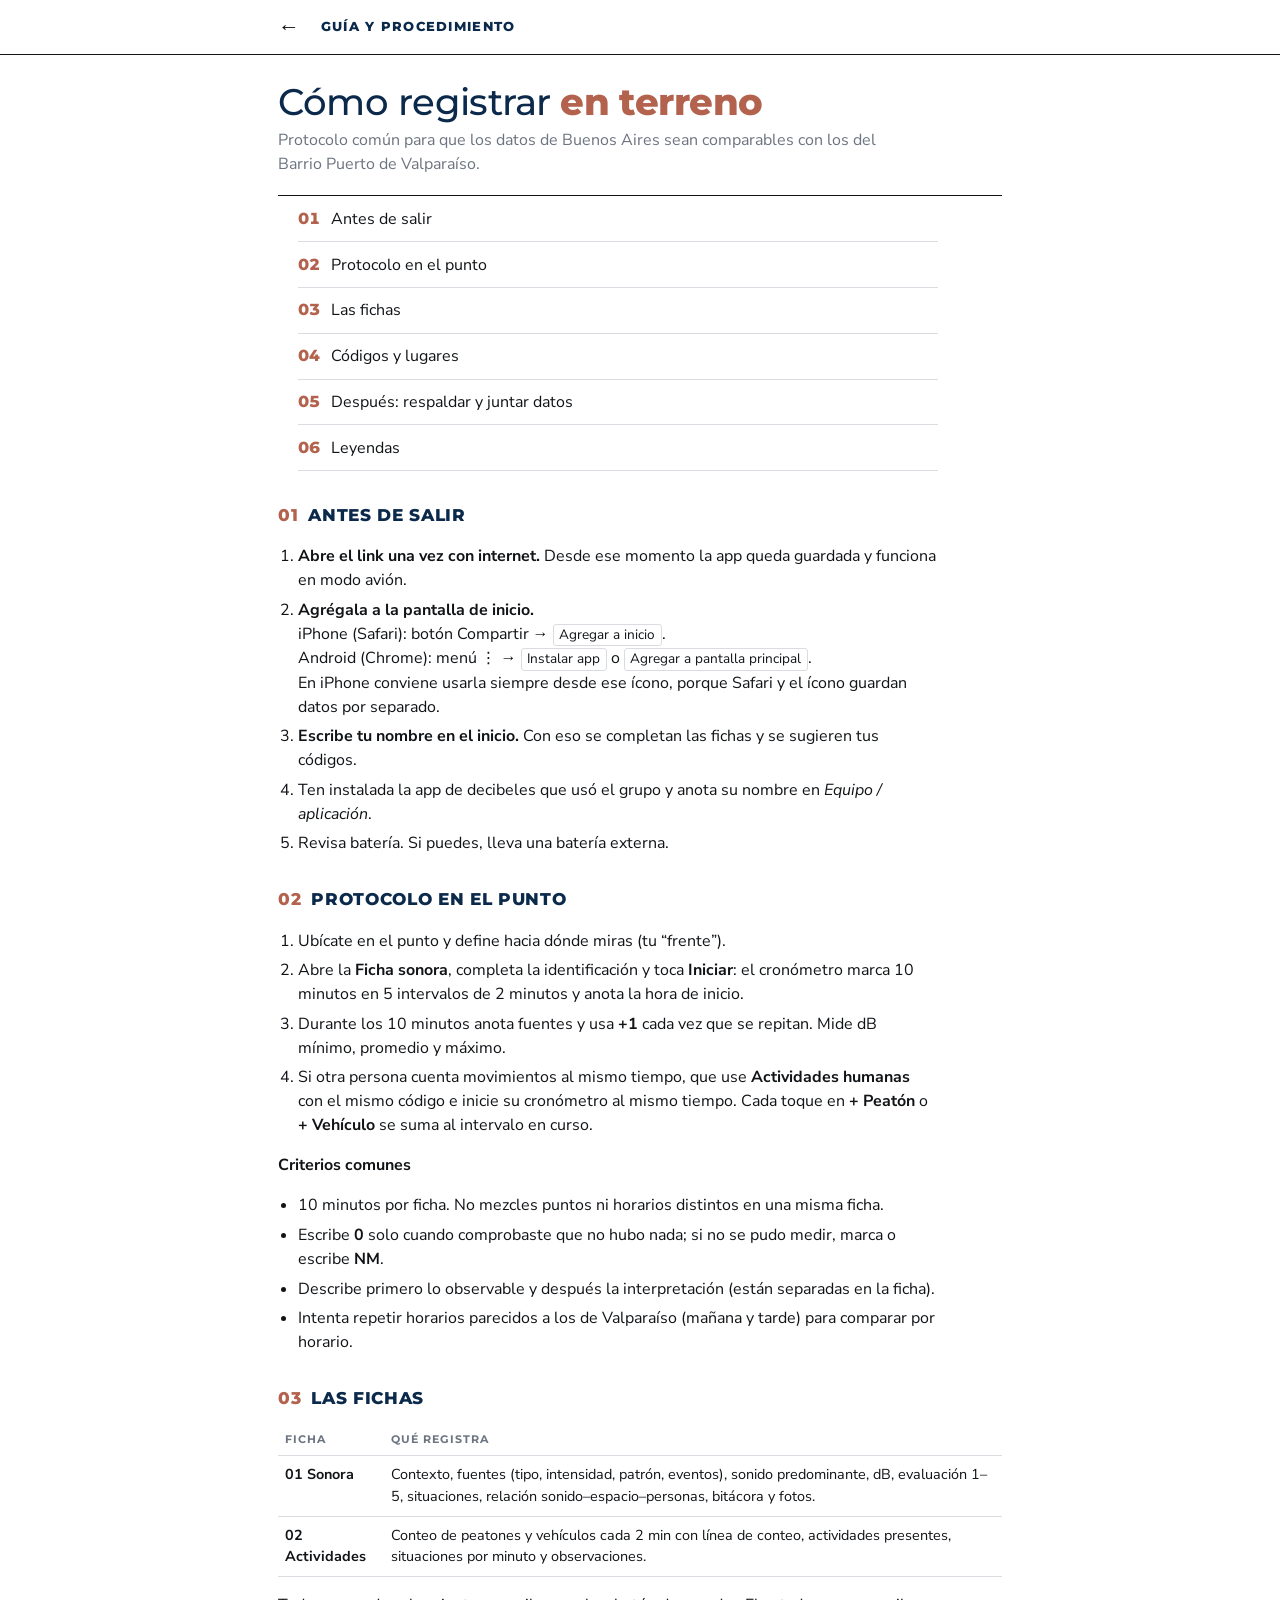
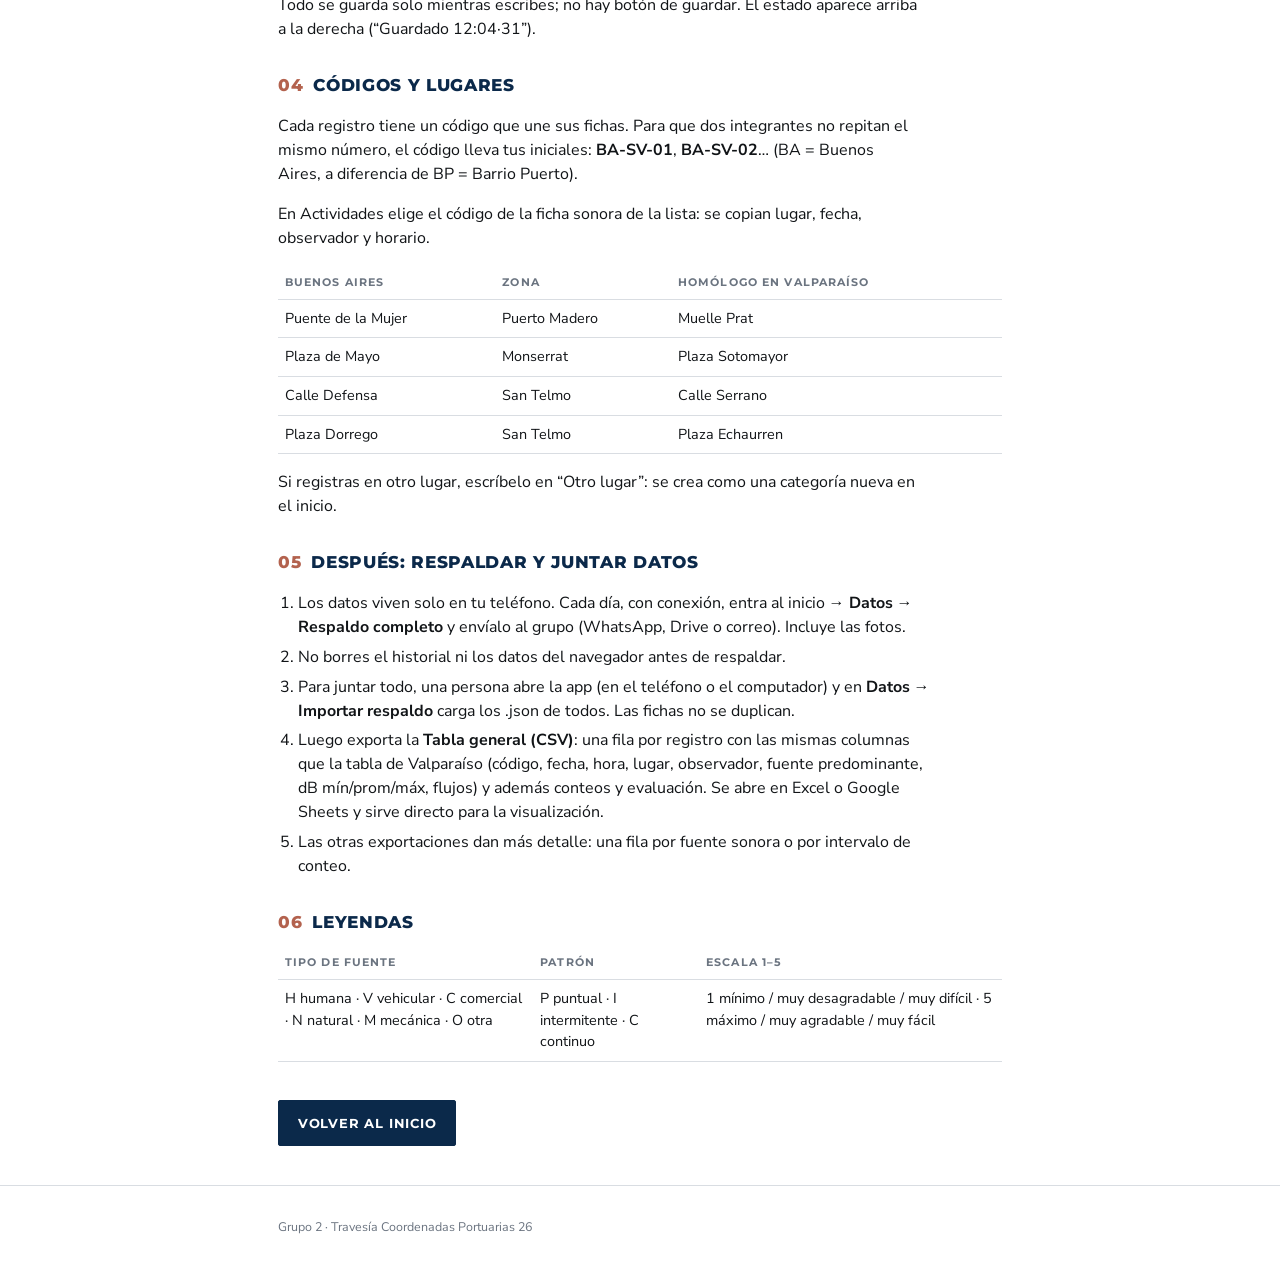
<file: guia.html>
<!DOCTYPE html>
<html lang="es">
<head>
<meta charset="utf-8">
<meta name="viewport" content="width=device-width, initial-scale=1, viewport-fit=cover">
<title>Guía y procedimiento · Fichas Buenos Aires</title>
<meta name="theme-color" content="#0B294A">
<link rel="manifest" href="manifest.webmanifest">
<link rel="icon" href="assets/img/icon-192.png">
<link rel="apple-touch-icon" href="assets/img/apple-touch-icon.png">
<meta name="apple-mobile-web-app-capable" content="yes">
<link rel="preconnect" href="https://fonts.googleapis.com">
<link rel="preconnect" href="https://fonts.gstatic.com" crossorigin>
<link rel="stylesheet" href="https://fonts.googleapis.com/css2?family=Montserrat:wght@500;600;700;800&family=Nunito+Sans:ital,wght@0,400;0,600;0,700;1,400&display=swap">
<link rel="stylesheet" href="assets/css/style.css">
</head>
<body>
<header class="topbar"><div class="wrap">
  <a class="back" href="index.html" aria-label="Volver al inicio">←</a>
  <h1>Guía y procedimiento</h1>
</div></header>

<main class="wrap guide">
  <h1 class="page-title">Cómo registrar <b>en terreno</b></h1>
  <p class="lead">Protocolo común para que los datos de Buenos Aires sean comparables con los del Barrio Puerto de Valparaíso.</p>
  <ol class="toc">
    <li><a href="#antes"><span>01</span>Antes de salir</a></li>
    <li><a href="#protocolo"><span>02</span>Protocolo en el punto</a></li>
    <li><a href="#fichas"><span>03</span>Las fichas</a></li>
    <li><a href="#codigos"><span>04</span>Códigos y lugares</a></li>
    <li><a href="#despues"><span>05</span>Después: respaldar y juntar datos</a></li>
    <li><a href="#leyenda"><span>06</span>Leyendas</a></li>
  </ol>

  <h2 id="antes"><span class="n">01</span>Antes de salir</h2>
  <ol>
    <li><b>Abre el link una vez con internet.</b> Desde ese momento la app queda guardada y funciona en modo avión.</li>
    <li><b>Agrégala a la pantalla de inicio.</b><br>
      iPhone (Safari): botón Compartir → <span class="kbd">Agregar a inicio</span>.<br>
      Android (Chrome): menú ⋮ → <span class="kbd">Instalar app</span> o <span class="kbd">Agregar a pantalla principal</span>.<br>
      En iPhone conviene usarla siempre desde ese ícono, porque Safari y el ícono guardan datos por separado.</li>
    <li><b>Escribe tu nombre en el inicio.</b> Con eso se completan las fichas y se sugieren tus códigos.</li>
    <li>Ten instalada la app de decibeles que usó el grupo y anota su nombre en <i>Equipo / aplicación</i>.</li>
    <li>Revisa batería. Si puedes, lleva una batería externa.</li>
  </ol>

  <h2 id="protocolo"><span class="n">02</span>Protocolo en el punto</h2>
  <ol>
    <li>Ubícate en el punto y define hacia dónde miras (tu “frente”).</li>
    <li>Abre la <b>Ficha sonora</b>, completa la identificación y toca <b>Iniciar</b>: el cronómetro marca 10 minutos en 5 intervalos de 2 minutos y anota la hora de inicio.</li>
    <li>Durante los 10 minutos anota fuentes y usa <b>+1</b> cada vez que se repitan. Mide dB mínimo, promedio y máximo.</li>
    <li>Si otra persona cuenta movimientos al mismo tiempo, que use <b>Actividades humanas</b> con el mismo código e inicie su cronómetro al mismo tiempo. Cada toque en <b>+ Peatón</b> o <b>+ Vehículo</b> se suma al intervalo en curso.</li>
  </ol>
  <p><b>Criterios comunes</b></p>
  <ul>
    <li>10 minutos por ficha. No mezcles puntos ni horarios distintos en una misma ficha.</li>
    <li>Escribe <b>0</b> solo cuando comprobaste que no hubo nada; si no se pudo medir, marca o escribe <b>NM</b>.</li>
    <li>Describe primero lo observable y después la interpretación (están separadas en la ficha).</li>
    <li>Intenta repetir horarios parecidos a los de Valparaíso (mañana y tarde) para comparar por horario.</li>
  </ul>

  <h2 id="fichas"><span class="n">03</span>Las fichas</h2>
  <table>
    <tr><th>Ficha</th><th>Qué registra</th></tr>
    <tr><td><b>01 Sonora</b></td><td>Contexto, fuentes (tipo, intensidad, patrón, eventos), sonido predominante, dB, evaluación 1–5, situaciones, relación sonido–espacio–personas, bitácora y fotos.</td></tr>
    <tr><td><b>02 Actividades</b></td><td>Conteo de peatones y vehículos cada 2 min con línea de conteo, actividades presentes, situaciones por minuto y observaciones.</td></tr>
  </table>
  <p>Todo se guarda solo mientras escribes; no hay botón de guardar. El estado aparece arriba a la derecha (“Guardado 12:04·31”).</p>

  <h2 id="codigos"><span class="n">04</span>Códigos y lugares</h2>
  <p>Cada registro tiene un código que une sus fichas. Para que dos integrantes no repitan el mismo número, el código lleva tus iniciales: <b>BA-SV-01</b>, <b>BA-SV-02</b>… (BA = Buenos Aires, a diferencia de BP = Barrio Puerto).</p>
  <p>En Actividades elige el código de la ficha sonora de la lista: se copian lugar, fecha, observador y horario.</p>
  <table>
    <tr><th>Buenos Aires</th><th>Zona</th><th>Homólogo en Valparaíso</th></tr>
    <tr><td>Puente de la Mujer</td><td>Puerto Madero</td><td>Muelle Prat</td></tr>
    <tr><td>Plaza de Mayo</td><td>Monserrat</td><td>Plaza Sotomayor</td></tr>
    <tr><td>Calle Defensa</td><td>San Telmo</td><td>Calle Serrano</td></tr>
    <tr><td>Plaza Dorrego</td><td>San Telmo</td><td>Plaza Echaurren</td></tr>
  </table>
  <p>Si registras en otro lugar, escríbelo en “Otro lugar”: se crea como una categoría nueva en el inicio.</p>

  <h2 id="despues"><span class="n">05</span>Después: respaldar y juntar datos</h2>
  <ol>
    <li>Los datos viven solo en tu teléfono. Cada día, con conexión, entra al inicio → <b>Datos</b> → <b>Respaldo completo</b> y envíalo al grupo (WhatsApp, Drive o correo). Incluye las fotos.</li>
    <li>No borres el historial ni los datos del navegador antes de respaldar.</li>
    <li>Para juntar todo, una persona abre la app (en el teléfono o el computador) y en <b>Datos → Importar respaldo</b> carga los .json de todos. Las fichas no se duplican.</li>
    <li>Luego exporta la <b>Tabla general (CSV)</b>: una fila por registro con las mismas columnas que la tabla de Valparaíso (código, fecha, hora, lugar, observador, fuente predominante, dB mín/prom/máx, flujos) y además conteos y evaluación. Se abre en Excel o Google Sheets y sirve directo para la visualización.</li>
    <li>Las otras exportaciones dan más detalle: una fila por fuente sonora o por intervalo de conteo.</li>
  </ol>

  <h2 id="leyenda"><span class="n">06</span>Leyendas</h2>
  <table>
    <tr><th>Tipo de fuente</th><th>Patrón</th><th>Escala 1–5</th></tr>
    <tr><td>H humana · V vehicular · C comercial · N natural · M mecánica · O otra</td><td>P puntual · I intermitente · C continuo</td><td>1 mínimo / muy desagradable / muy difícil · 5 máximo / muy agradable / muy fácil</td></tr>
  </table>
  <p style="margin:2.4rem 0"><a class="btn primary" href="index.html">Volver al inicio</a></p>
</main>
<footer class="site-foot"><div class="wrap">Grupo 2 · Travesía Coordenadas Portuarias 26</div></footer>
<script src="assets/js/core.js"></script>
</body>
</html>
</file>
<file: assets/css/style.css>
/* Fichas de registro · Buenos Aires — estética mínima
   Tipografía: Montserrat (títulos, números, etiquetas; cercana al logo) + Nunito Sans (texto) */
:root{
  --ink:#111417;
  --navy:#0B294A;
  --terra:#B3624E;
  --terra-soft:#F6ECE8;
  --muted:#6B7480;
  --line:#D9DDE2;
  --line-strong:#111417;
  --bg:#FFFFFF;
  --bg-soft:#F6F7F8;
  --ok:#2E7D5B;
  --radius:2px;
  --gap:1rem;
  --font: "Nunito Sans", "Helvetica Neue", Helvetica, Arial, system-ui, -apple-system, "Segoe UI", Roboto, sans-serif;
  --display: "Montserrat", "Helvetica Neue", Helvetica, Arial, system-ui, sans-serif;
  --safe-top: env(safe-area-inset-top, 0px);
  --safe-bottom: env(safe-area-inset-bottom, 0px);
}
*{box-sizing:border-box}
html{-webkit-text-size-adjust:100%}
body{margin:0;background:var(--bg);color:var(--ink);font-family:var(--font);font-size:16px;line-height:1.5;-webkit-font-smoothing:antialiased}
a{color:inherit}
img{max-width:100%;display:block}
.wrap{max-width:760px;margin:0 auto;padding:0 1.15rem}
.hidden{display:none !important}
.muted{color:var(--muted)}
.small{font-size:.82rem}
.mono{font-variant-numeric:tabular-nums}
b,strong{font-weight:700}
h1,h2,h3,.display{font-family:var(--display)}

/* ---------- Encabezados ---------- */
.site-head{padding:calc(1.4rem + var(--safe-top)) 0 1.2rem;border-bottom:1px solid var(--line-strong)}
.site-head .wrap{display:flex;align-items:flex-end;justify-content:space-between;gap:1rem}
.logo{width:150px;height:auto}
.head-meta{text-align:right;font-family:var(--display);font-weight:600;font-size:.74rem;letter-spacing:.06em;text-transform:uppercase;color:var(--muted)}
.net{display:inline-flex;align-items:center;gap:.35rem}
.net::before{content:"";width:7px;height:7px;border-radius:50%;background:var(--ok)}
.net.off::before{background:var(--terra)}

.topbar{position:sticky;top:0;z-index:20;background:rgba(255,255,255,.96);backdrop-filter:blur(6px);border-bottom:1px solid var(--line-strong);padding-top:var(--safe-top)}
.topbar .wrap{display:flex;align-items:center;gap:.75rem;min-height:54px}
.back{display:inline-flex;align-items:center;justify-content:center;width:40px;height:40px;margin-left:-.6rem;text-decoration:none;font-size:1.35rem}
.topbar h1{font-size:.8rem;letter-spacing:.1em;text-transform:uppercase;margin:0;flex:1;font-weight:800;color:var(--navy);white-space:nowrap;overflow:hidden;text-overflow:ellipsis}
.save-status{font-size:.75rem;color:var(--muted);white-space:nowrap}
.save-status.saved{color:var(--ok)}
.save-status.error{color:var(--terra)}

/* ---------- Títulos de sección ---------- */
.eyebrow{font-family:var(--display);font-size:.74rem;font-weight:700;letter-spacing:.14em;text-transform:uppercase;color:var(--navy);margin:0 0 .6rem}
h2.sec{display:flex;gap:.8rem;align-items:baseline;font-size:1.05rem;letter-spacing:.04em;text-transform:uppercase;color:var(--navy);margin:0 0 1rem;font-weight:800}
h2.sec .n{color:var(--terra);font-variant-numeric:tabular-nums;font-weight:800}
.page-title{font-size:clamp(1.7rem,5.5vw,2.3rem);line-height:1.12;font-weight:500;margin:1.6rem 0 .4rem;letter-spacing:-.015em;color:var(--navy)}
.page-title b{font-weight:800;color:var(--terra)}
.lead{color:var(--muted);margin:0 0 1.2rem;max-width:36em}

section.block{padding:1.6rem 0;border-bottom:1px solid var(--line)}
section.block:last-of-type{border-bottom:0}

/* ---------- Campos ---------- */
.field{margin:0 0 1.05rem}
.field > label,.label{display:block;font-family:var(--display);font-size:.72rem;font-weight:700;letter-spacing:.1em;text-transform:uppercase;color:var(--muted);margin-bottom:.4rem}
.field .hint{font-size:.8rem;color:var(--muted);margin:.35rem 0 0}
input[type=text],input[type=number],input[type=date],input[type=time],input[type=search],textarea,select{
  width:100%;font:inherit;font-size:16px;color:var(--ink);background:var(--bg);
  border:0;border-bottom:1px solid var(--line-strong);border-radius:0;padding:.55rem 0;min-height:44px;-webkit-appearance:none;appearance:none}
input[type=date],input[type=time]{min-width:0}
textarea{min-height:92px;resize:vertical;border:1px solid var(--line);padding:.7rem;line-height:1.45}
input:focus,textarea:focus,select:focus{outline:none;border-color:var(--terra);box-shadow:0 1px 0 0 var(--terra)}
textarea:focus{box-shadow:none}
input::placeholder,textarea::placeholder{color:#A6ADB5}
.row{display:grid;gap:0 1rem;grid-template-columns:1fr 1fr}
.row-3{display:grid;gap:0 .8rem;grid-template-columns:repeat(3,1fr)}
@media (max-width:420px){.row.stack-sm{grid-template-columns:1fr}}

/* Chips (radio / checkbox) */
.chips{display:flex;flex-wrap:wrap;gap:.45rem}
.chip{position:relative}
.chip input{position:absolute;opacity:0;inset:0;margin:0;cursor:pointer}
.chip span{display:inline-flex;align-items:center;justify-content:center;min-height:40px;min-width:40px;padding:.4rem .85rem;border:1px solid var(--line);border-radius:999px;font-size:.92rem;background:var(--bg);transition:background .12s,border-color .12s,color .12s;user-select:none}
.chip input:checked + span{background:var(--navy);border-color:var(--navy);color:#fff}
.chip input:focus-visible + span{outline:2px solid var(--terra);outline-offset:2px}
.chips.sq .chip span{border-radius:var(--radius);padding:.4rem .6rem}
.chips.scale .chip span{min-width:46px}
.chips.tight{gap:.3rem}
.chips.tight .chip span{min-height:36px;min-width:36px;padding:.3rem .55rem;font-size:.85rem}

/* Botones */
.btn{display:inline-flex;align-items:center;justify-content:center;gap:.5rem;min-height:46px;padding:.6rem 1.15rem;font:inherit;font-family:var(--display);font-size:.84rem;letter-spacing:.06em;text-transform:uppercase;font-weight:700;color:var(--ink);background:var(--bg);border:1px solid var(--line-strong);border-radius:var(--radius);cursor:pointer;text-decoration:none;-webkit-tap-highlight-color:transparent}
.btn:active{transform:translateY(1px)}
.btn.primary{background:var(--navy);border-color:var(--navy);color:#fff}
.btn.accent{background:var(--terra);border-color:var(--terra);color:#fff}
.btn.ghost{border-color:var(--line)}
.btn.danger{border-color:var(--terra);color:var(--terra)}
.btn.small{min-height:38px;padding:.35rem .8rem;font-size:.75rem}
.btn.block{width:100%}
.btn[disabled]{opacity:.4;pointer-events:none}
.btn-row{display:flex;flex-wrap:wrap;gap:.6rem}
.link{background:none;border:0;padding:0;font:inherit;color:var(--terra);text-decoration:underline;text-underline-offset:3px;cursor:pointer}

/* ---------- Home ---------- */
.tipos{display:grid;gap:0;border-top:1px solid var(--line-strong)}
.tipo{display:grid;grid-template-columns:3.2rem 1fr auto;align-items:center;gap:.6rem;padding:1.1rem 0;border-bottom:1px solid var(--line);text-decoration:none}
.tipo .n{font-family:var(--display);font-size:1.8rem;font-weight:800;color:var(--terra);font-variant-numeric:tabular-nums;line-height:1}
.tipo h3{margin:0;font-size:1.04rem;font-weight:800;color:var(--navy)}
.tipo p{margin:.15rem 0 0;font-size:.86rem;color:var(--muted)}
.tipo .go{font-size:1.4rem;color:var(--navy)}
.tipo:hover h3{color:var(--terra)}
@media (min-width:760px){
  .tipos{grid-template-columns:repeat(2,1fr);border-top:0;gap:1rem}
  .tipo{grid-template-columns:1fr;align-content:start;border:1px solid var(--line);border-top:2px solid var(--line-strong);padding:1.1rem;min-height:170px}
  .tipo .go{justify-self:end;align-self:end}
}
.guia-link{display:flex;align-items:center;justify-content:space-between;gap:1rem;margin-top:1rem;padding:1rem;background:var(--bg-soft);text-decoration:none}
.guia-link b{display:block;font-family:var(--display);font-weight:800;color:var(--navy)}

.filter{display:flex;gap:.4rem;overflow-x:auto;padding:.2rem 0 .8rem;margin:0 -1.15rem;padding-left:1.15rem;padding-right:1.15rem;scrollbar-width:none}
.filter::-webkit-scrollbar{display:none}
.filter .chip span{white-space:nowrap}
.lugar-group{margin:0 0 1.6rem}
.lugar-head{display:flex;align-items:baseline;justify-content:space-between;gap:.8rem;border-bottom:1px solid var(--line-strong);padding-bottom:.4rem;margin-bottom:.2rem}
.lugar-head h3{margin:0;font-size:1.1rem;font-weight:800;color:var(--navy)}
.lugar-head .hom{font-size:.78rem;color:var(--muted)}
.lugar-head .count{font-family:var(--display);font-weight:700;font-size:.76rem;color:var(--muted);white-space:nowrap}
.reg{padding:.85rem 0;border-bottom:1px solid var(--line)}
.reg-top{display:flex;justify-content:space-between;gap:.6rem;align-items:baseline}
.reg-code{white-space:nowrap;font-family:var(--display);font-weight:800;font-variant-numeric:tabular-nums;letter-spacing:.02em}
.reg-meta{font-size:.82rem;color:var(--muted)}
.origen{display:inline-block;margin-left:.45rem;padding:.05rem .4rem;font-family:var(--display);font-size:.64rem;font-weight:700;letter-spacing:.08em;text-transform:uppercase;vertical-align:middle;border:1px solid var(--navy);color:var(--navy);border-radius:var(--radius)}
.origen.reconstruido{border-style:dashed;border-color:var(--terra);color:var(--terra)}
p .origen{margin-left:0}
.pills{display:flex;flex-wrap:wrap;gap:.4rem;margin-top:.55rem}
.pill{display:inline-flex;align-items:center;gap:.35rem;font-family:var(--display);font-weight:600;font-size:.76rem;padding:.35rem .65rem;border:1px solid var(--line);border-radius:999px;text-decoration:none;min-height:34px}
.pill.done{border-color:var(--navy);color:var(--navy)}
.pill.done::before{content:"●";font-size:.6rem}
.pill.todo{color:var(--muted);border-style:dashed}
.pill.todo::before{content:"+";font-weight:700}
.empty{padding:1.4rem;border:1px dashed var(--line);color:var(--muted);text-align:center;font-size:.92rem}

.notice{padding:.85rem 1rem;border-left:3px solid var(--terra);background:var(--terra-soft);font-size:.9rem;margin:0 0 1rem}
.notice.ok{border-color:var(--ok);background:#EEF6F2}
.stat-line{display:flex;flex-wrap:wrap;gap:1.2rem;font-size:.86rem;margin:0 0 1rem}
.stat-line b{font-family:var(--display);font-size:1.6rem;font-weight:800;line-height:1.1;display:block;color:var(--navy)}

.site-foot{padding:2rem 0 calc(2rem + var(--safe-bottom));border-top:1px solid var(--line);margin-top:1rem;font-size:.78rem;color:var(--muted)}

/* ---------- Cronómetro ---------- */
.timer{position:sticky;top:calc(55px + var(--safe-top));z-index:15;background:var(--bg);border-bottom:1px solid var(--line);padding:.6rem 0}
.timer .wrap{display:flex;align-items:center;gap:.8rem}
.timer-clock{font-family:var(--display);font-size:1.65rem;font-weight:700;font-variant-numeric:tabular-nums;min-width:4.4ch;letter-spacing:.02em}
.timer-bar{flex:1;display:grid;grid-template-columns:repeat(5,1fr);gap:3px}
.timer-bar i{height:6px;background:var(--line);position:relative;overflow:hidden}
.timer-bar i b{position:absolute;inset:0;width:0;background:var(--navy)}
.timer-bar i.cur{outline:1px solid var(--terra);outline-offset:1px}
.timer-int{font-family:var(--display);font-weight:600;font-size:.7rem;letter-spacing:.1em;text-transform:uppercase;color:var(--muted);text-align:center;margin-top:.25rem;grid-column:1/-1}
.timer.running .timer-clock{color:var(--navy)}
.timer.done .timer-clock{color:var(--terra)}

/* ---------- Tablas / filas repetibles ---------- */
.rep-row{border:1px solid var(--line);padding:.85rem;margin-bottom:.7rem;position:relative}
.rep-row .rep-head{display:flex;justify-content:space-between;align-items:center;margin-bottom:.5rem}
.rep-n{font-family:var(--display);font-size:.76rem;font-weight:800;color:var(--terra);letter-spacing:.1em}
.rep-del{background:none;border:0;font-size:1.4rem;line-height:1;color:var(--muted);cursor:pointer;width:36px;height:36px}
.sub{display:grid;grid-template-columns:5.5rem 1fr;gap:.4rem .6rem;align-items:center;margin:.45rem 0}
.sub > .label{margin:0}
@media (max-width:380px){.sub{grid-template-columns:1fr}}
.counter{display:flex;align-items:center;gap:.4rem}
.counter input{width:4.5rem;text-align:center;font-variant-numeric:tabular-nums}
.counter .btn{min-width:46px;padding:.3rem .6rem}

.count-pad{display:grid;grid-template-columns:1fr 1fr;gap:.6rem;margin:0 0 1rem}
.count-pad button{min-height:96px;border:1px solid var(--line-strong);background:var(--bg);font:inherit;cursor:pointer;display:flex;flex-direction:column;align-items:center;justify-content:center;gap:.2rem;-webkit-tap-highlight-color:transparent;touch-action:manipulation}
.count-pad button:active{background:var(--navy);color:#fff}
.count-pad .big{font-family:var(--display);font-size:2.1rem;font-weight:800;font-variant-numeric:tabular-nums}
.count-pad .lbl{font-family:var(--display);font-weight:700;font-size:.72rem;letter-spacing:.12em;text-transform:uppercase}
.count-pad .minus{min-height:40px;flex-direction:row;font-size:.8rem;color:var(--muted);border-color:var(--line)}
.flash{animation:flash .35s}
@keyframes flash{from{background:var(--terra-soft)}to{background:transparent}}

table.grid{width:100%;border-collapse:collapse;font-size:.9rem}
table.grid th{font-family:var(--display);font-size:.68rem;letter-spacing:.08em;text-transform:uppercase;color:var(--muted);text-align:left;font-weight:700;padding:.4rem .3rem;border-bottom:1px solid var(--line-strong)}
table.grid td{padding:.2rem .3rem;border-bottom:1px solid var(--line);vertical-align:middle}
table.grid td input{min-height:40px;padding:.3rem 0;border-bottom-color:var(--line)}
table.grid tr.cur td{background:var(--terra-soft)}
table.grid tfoot td{font-family:var(--display);font-weight:800;border-bottom:0;padding-top:.6rem}
table.grid .num{width:22%;text-align:center}
table.grid .num input{text-align:center}

/* ---------- Fotos ---------- */
.fotos{display:grid;grid-template-columns:repeat(auto-fill,minmax(96px,1fr));gap:.5rem;margin-top:.6rem}
.foto{position:relative;aspect-ratio:1;background:var(--bg-soft);overflow:hidden}
.foto img{width:100%;height:100%;object-fit:cover}
.foto button{position:absolute;top:4px;right:4px;width:30px;height:30px;border-radius:50%;border:0;background:rgba(17,20,23,.7);color:#fff;font-size:1rem;cursor:pointer}
.file-btn{position:relative;overflow:hidden}
.file-btn input{position:absolute;inset:0;opacity:0;cursor:pointer}

/* ---------- Croquis ---------- */
.sketch-tools{display:flex;flex-wrap:wrap;gap:.45rem;align-items:center;margin-bottom:.6rem}
.sketch-wrap{position:relative;border:1px solid var(--line-strong);background:#fff;touch-action:none}
.sketch-wrap canvas{display:block;width:100%;height:auto;touch-action:none}
.sketch-legend{display:flex;flex-wrap:wrap;gap:.3rem 1rem;font-size:.78rem;color:var(--muted);margin-top:.5rem}
.dot{display:inline-block;width:10px;height:10px;border-radius:50%;margin-right:.3rem;vertical-align:-1px}

/* ---------- Pie de ficha ---------- */
.ficha-foot{padding:1.6rem 0 calc(2.4rem + var(--safe-bottom));display:grid;gap:.7rem}
.next-steps{display:grid;gap:.6rem}

/* ---------- Guía ---------- */
.guide h2{font-size:1.05rem;font-weight:800;letter-spacing:.04em;text-transform:uppercase;color:var(--navy);margin:2rem 0 .7rem}
.guide h2 .n{color:var(--terra);margin-right:.6rem}
.guide p,.guide li{max-width:40em}
.guide ol,.guide ul{padding-left:1.2rem}
.guide li{margin:.35rem 0}
.guide table{width:100%;border-collapse:collapse;font-size:.9rem;margin:.6rem 0}
.guide th,.guide td{text-align:left;border-bottom:1px solid var(--line);padding:.5rem .4rem;vertical-align:top}
.guide th{font-family:var(--display);font-weight:700;font-size:.7rem;letter-spacing:.1em;text-transform:uppercase;color:var(--muted)}
.toc{border-top:1px solid var(--line-strong);margin:1rem 0 0;padding:0;list-style:none}
.toc li{margin:0;border-bottom:1px solid var(--line)}
.toc a{display:block;padding:.65rem 0;text-decoration:none}
.toc a span{font-family:var(--display);font-weight:800;color:var(--terra);margin-right:.7rem;font-variant-numeric:tabular-nums}
.kbd{display:inline-block;border:1px solid var(--line);padding:0 .35rem;font-size:.85em;border-radius:3px}

/* Toast */
.toast{font-family:var(--display);font-weight:600;position:fixed;left:50%;bottom:calc(1.2rem + var(--safe-bottom));transform:translateX(-50%) translateY(150%);background:var(--ink);color:#fff;padding:.7rem 1.1rem;font-size:.88rem;max-width:90vw;z-index:50;transition:transform .25s}
.toast.show{transform:translateX(-50%) translateY(0)}

@media print{.topbar,.timer,.ficha-foot,.site-foot{display:none}}

#referencias table.grid td{padding:.5rem .3rem;font-size:.84rem;vertical-align:top}
#referencias sup{color:var(--terra)}
</file>
